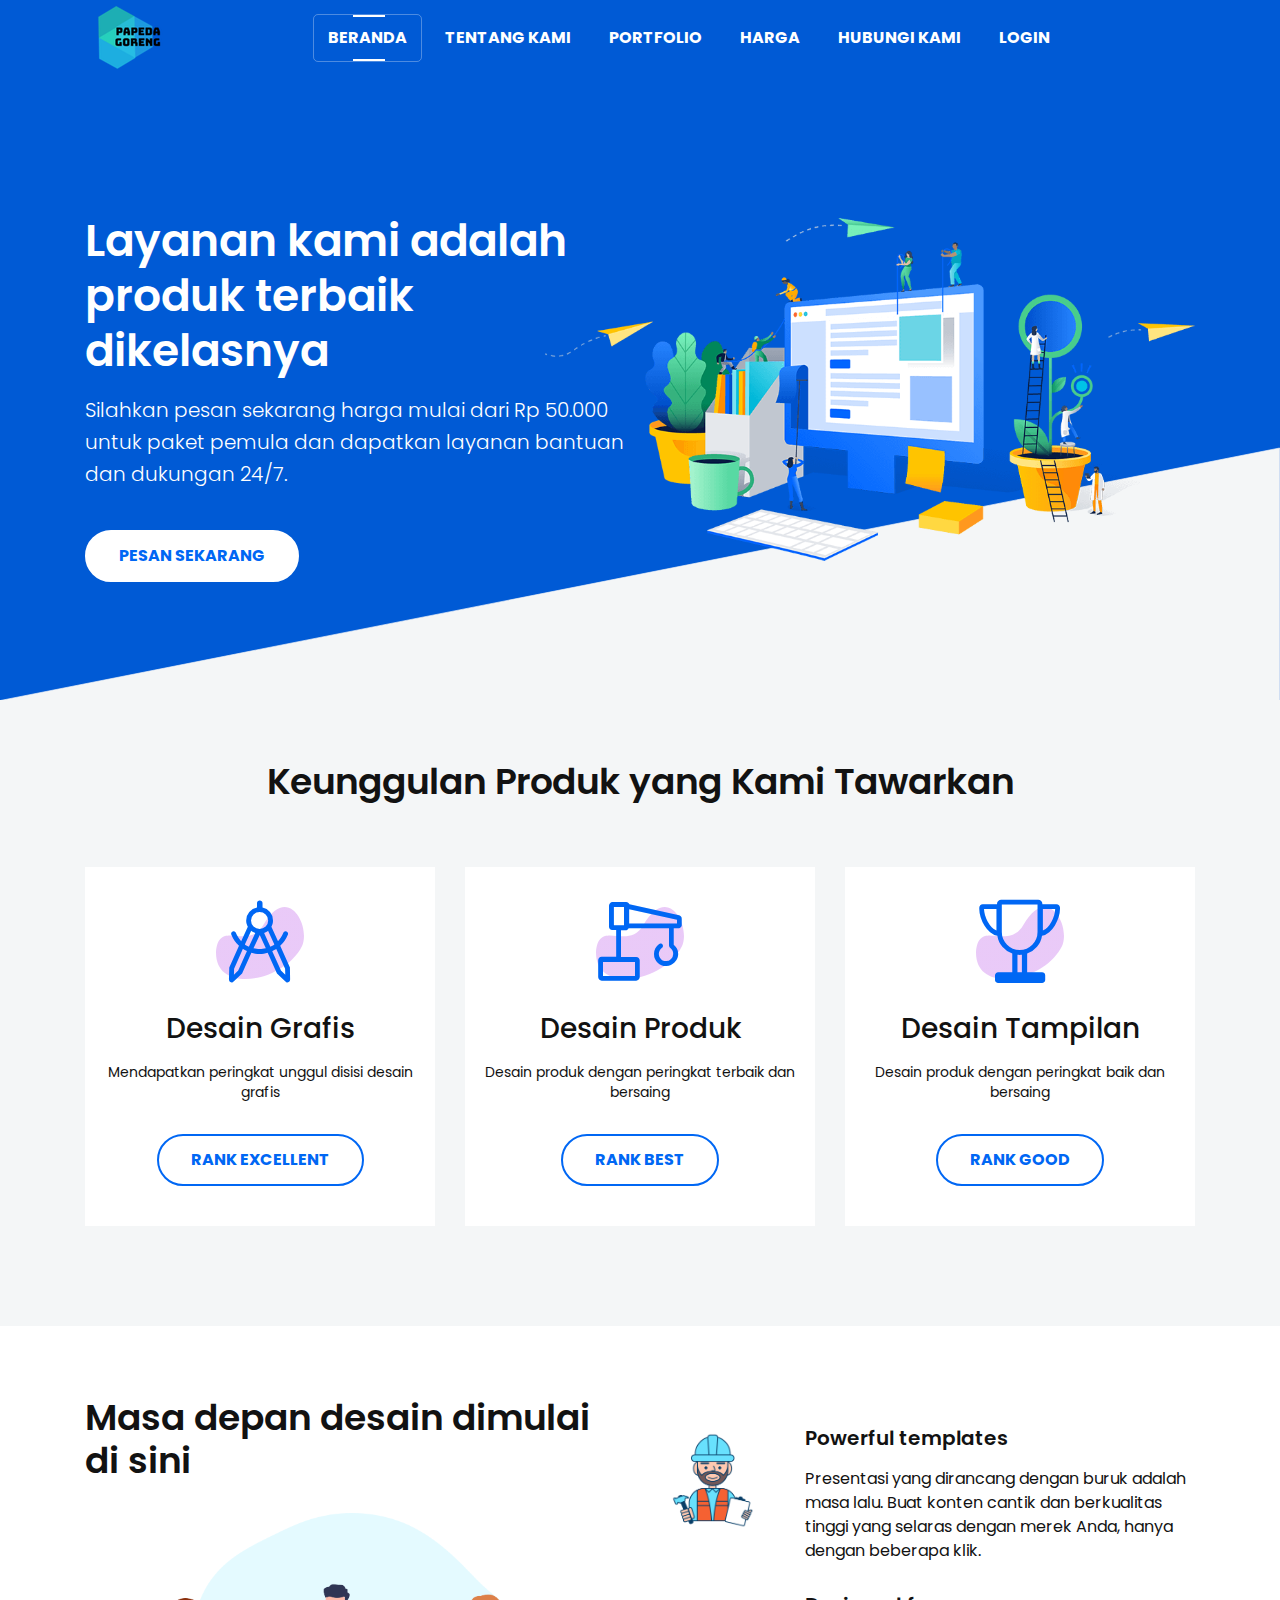
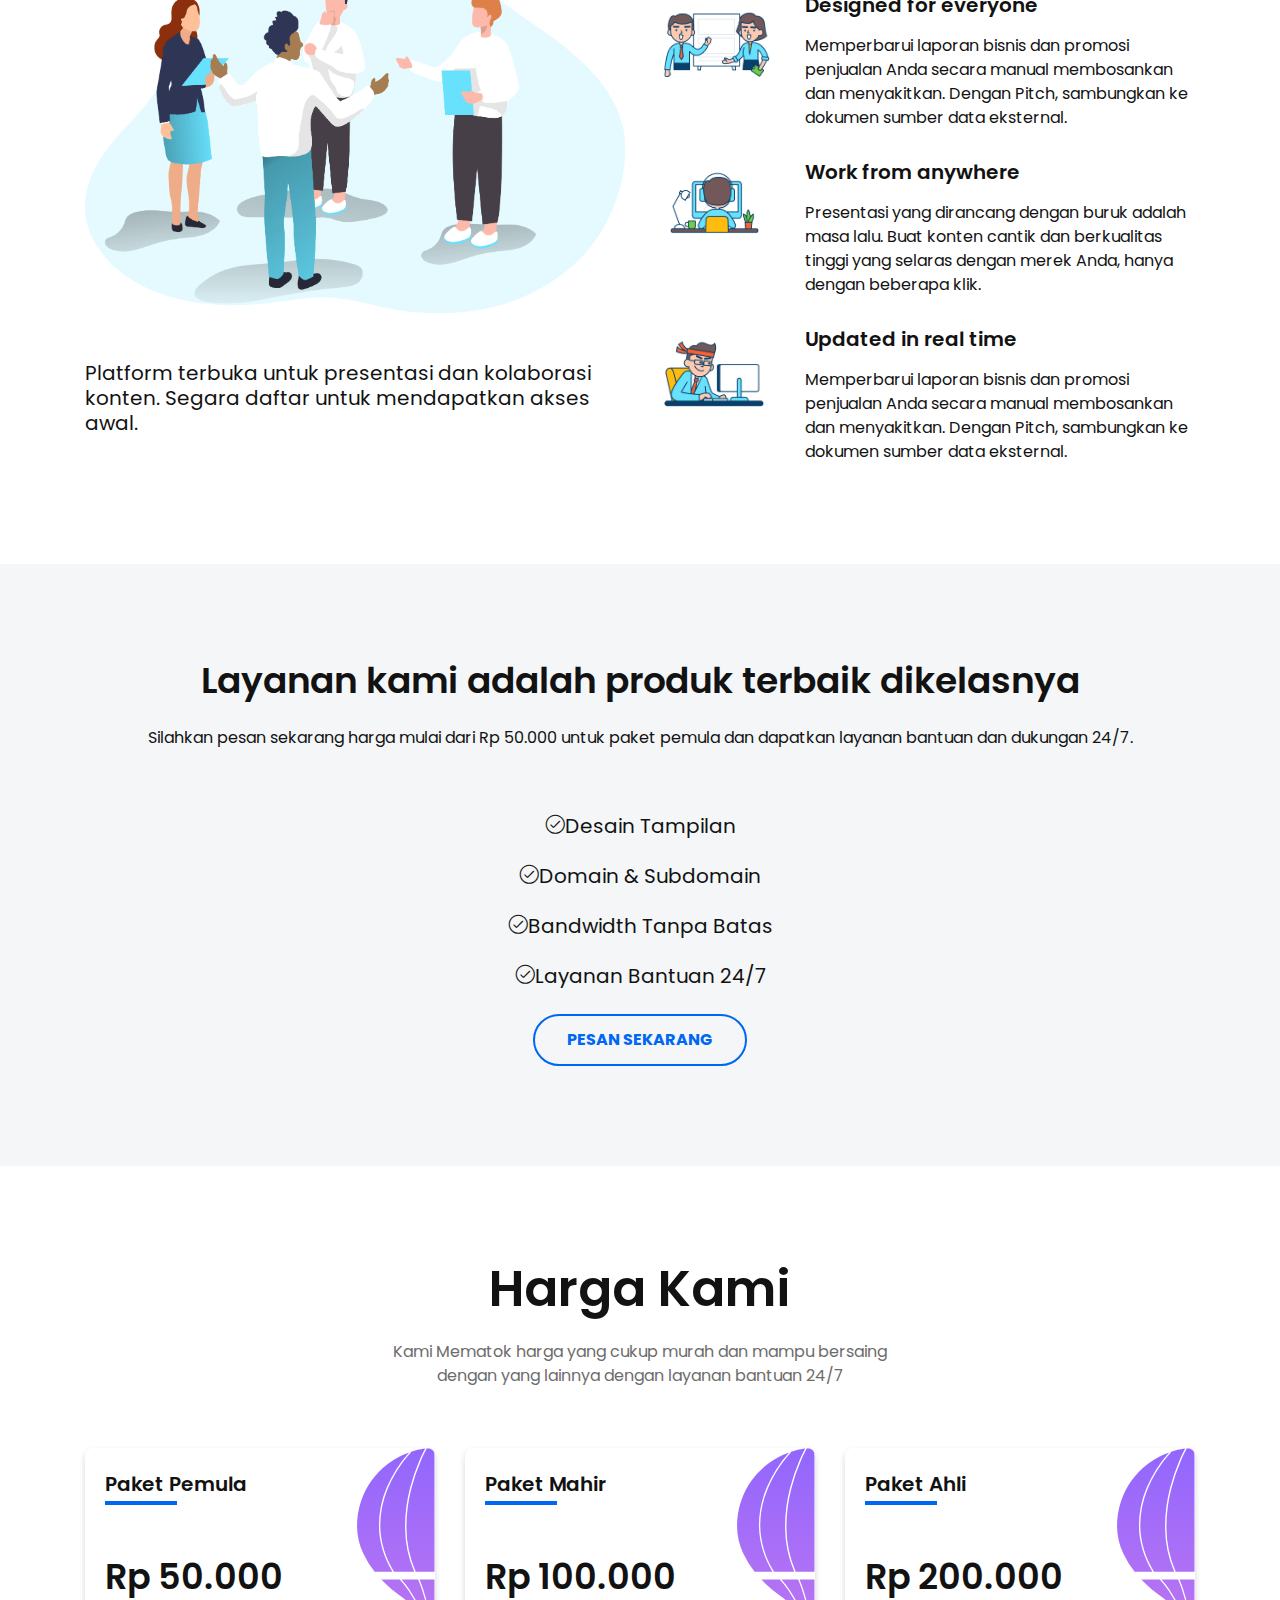
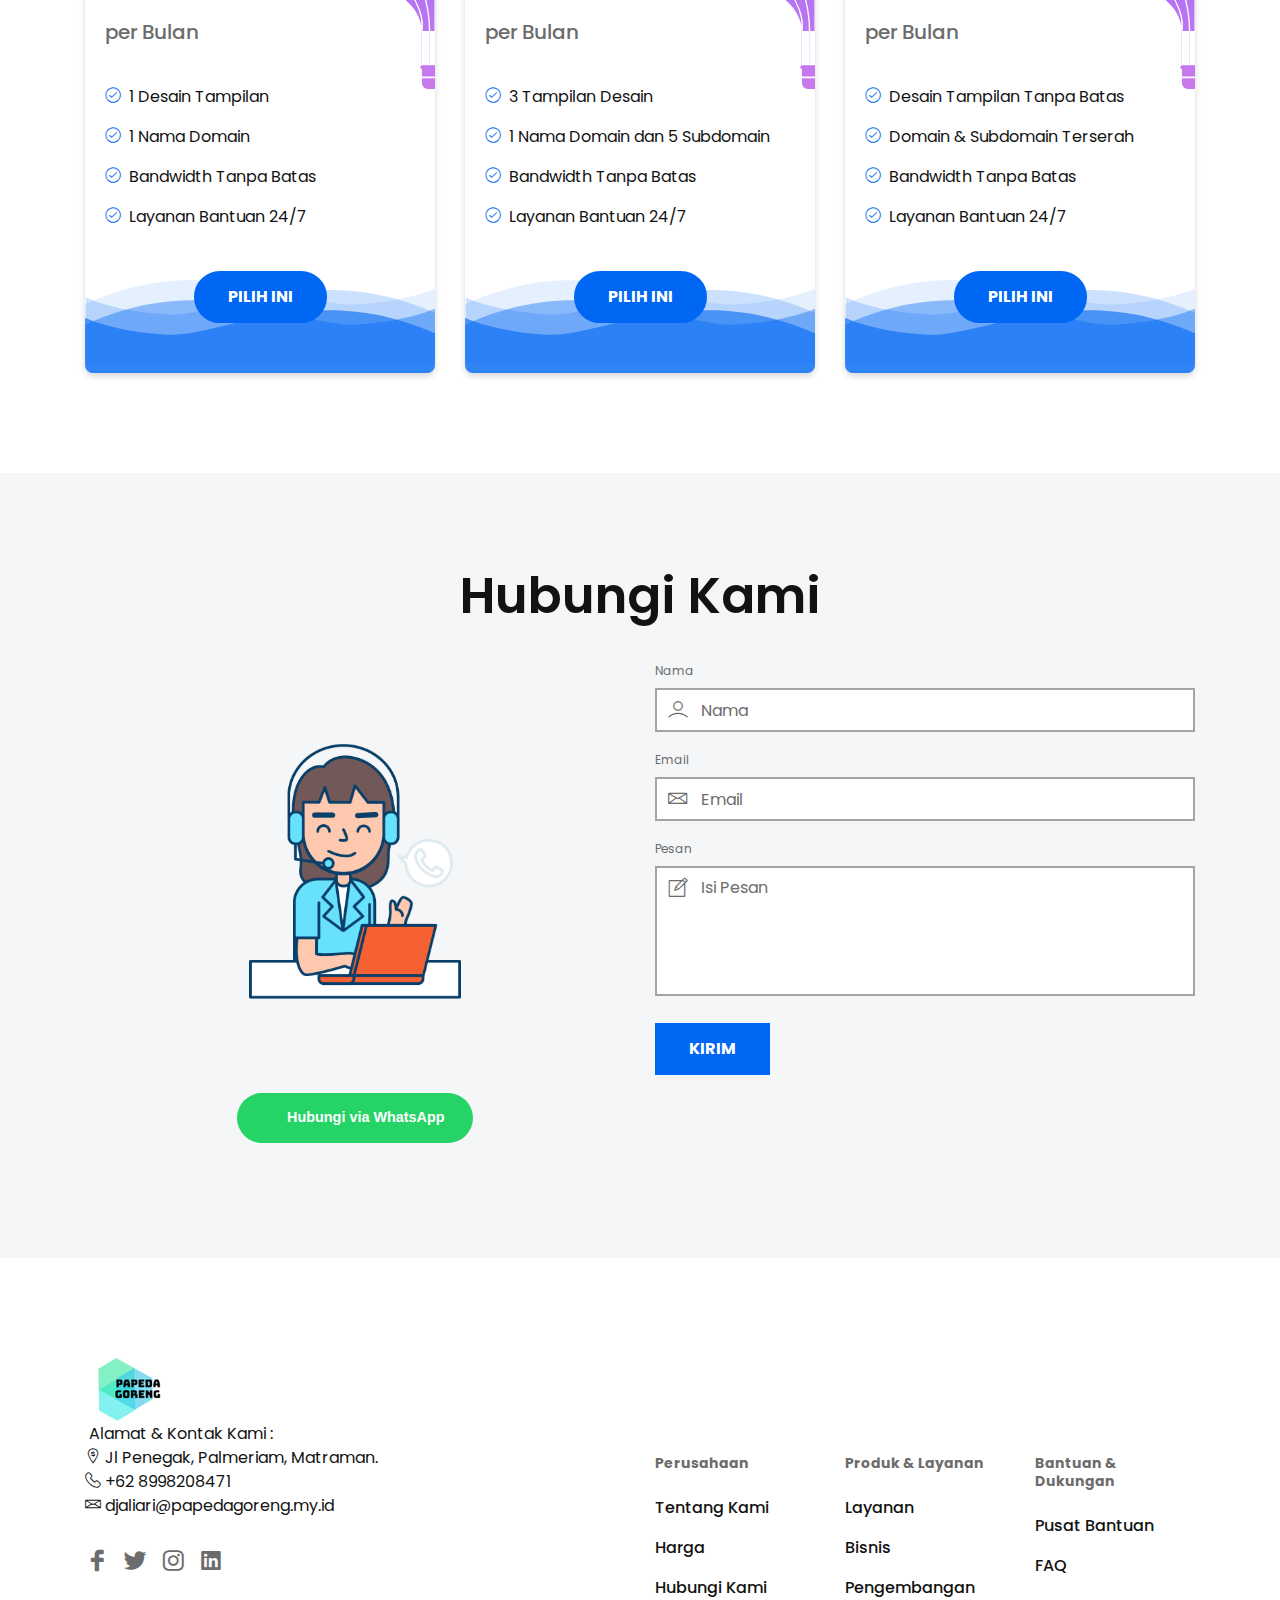
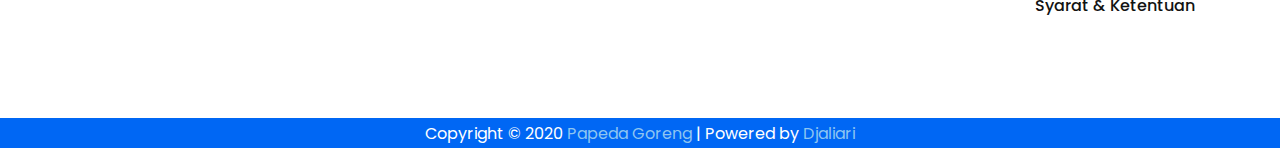
<file: index.html>
<!doctype html>
<html lang="en">

<head>
   
    <!--====== Required meta tags ======-->
    <meta charset="utf-8">
    <meta http-equiv="x-ua-compatible" content="ie=edge">
    <meta name="description" content="">
    <meta name="viewport" content="width=device-width, initial-scale=1, shrink-to-fit=no">
    
    <!--====== Title ======-->
    <title>Papeda Goreng Corp.</title>
    
    <!--====== Favicon Icon ======-->
    <link rel="shortcut icon" href="assets/images/favicon.png" type="image/png">

    <!--====== Bootstrap css ======-->
    <link rel="stylesheet" href="assets/css/bootstrap.min.css">
    
    <!--====== Slick css ======-->
    <link rel="stylesheet" href="assets/css/slick.css">
    
    <!--====== Magnific Popup css ======-->
    <link rel="stylesheet" href="assets/css/magnific-popup.css">
    
    <!--====== Line Icons css ======-->
    <link rel="stylesheet" href="assets/css/LineIcons.css">
    
    <!--====== Default css ======-->
    <link rel="stylesheet" href="assets/css/default.css">
    
    <!--====== Style css ======-->
    <link rel="stylesheet" href="assets/css/style.css">
  
   
</head>

<body>
 
    <!--====== HEADER ONE PART START ======-->

    <header class="header-area">

        <div class="navbar-area navbar-one navbar-transparent">
            <div class="container">
                <div class="row">
                    <div class="col-lg-12">
                        <nav class="navbar navbar-expand-lg">
                            <a class="navbar-brand" href="#">
                                <img src="assets/images/logo.png" alt="Logo">                                 
                            </a>

                            <button class="navbar-toggler" type="button" data-toggle="collapse" data-target="#navbarOne" aria-controls="navbarOne" aria-expanded="false" aria-label="Toggle navigation">
                                <span class="toggler-icon"></span>
                                <span class="toggler-icon"></span>
                                <span class="toggler-icon"></span>
                            </button>

                            <div class="collapse navbar-collapse sub-menu-bar" id="navbarOne">
                                <ul class="navbar-nav m-auto">
                                    <li class="nav-item active">
                                        <a class="page-scroll" href="#home">Beranda</a>
                                    </li>
                                    <li class="nav-item">
                                        <a class="page-scroll" href="#about">Tentang Kami</a>
                                    </li>
                                    <li class="nav-item">
                                        <a class="page-scroll" href="#portfolio">Portfolio</a>
                                    </li>
                                    <li class="nav-item">
                                        <a class="page-scroll" href="#pricing">Harga</a>
                                    </li>
                                    <li class="nav-item">
                                        <a class="page-scroll" href="#contact">Hubungi Kami</a>
                                    </li>
                                    
                                    <li class="nav-item">
                                        <a href="login/login.html">Login</a>
                                    </li>
                             </div>

                           
                        </nav> <!-- navbar -->
                    </div>
                </div> <!-- row -->
            </div> <!-- container -->
        </div>

        <div id="home" class="header-content-area d-flex align-items-center">
            <div class="container">
                <div class="row">
                    <div class="col-lg-12">
                        <div class="header-wrapper">
                            <div class="header-content">
                                <h3 class="header-title">Layanan kami adalah produk terbaik dikelasnya</h3>
                                <p class="text">Silahkan pesan sekarang harga mulai dari Rp 50.000 untuk paket pemula dan dapatkan layanan bantuan dan dukungan 24/7.</p>
                                <div class="header-btn rounded-buttons">
                                    <a class="main-btn rounded-one" href="#pricing" >Pesan Sekarang</a>                                   
                                </div>
                                
                            </div> <!-- header content -->

                            <div class="header-image d-none d-lg-block">
                                <div class="image">
                                    <img src="assets/images/header.png" alt="Header">
                                </div>
                            </div>

                        </div>
                    </div>
                </div> <!-- row -->
            </div> <!-- container -->
            <div class="header-shape">
                <img src="assets/images/header-shape.svg" alt="shape">
            </div> <!-- header-shape -->
        </div> <!-- header content area -->
    </header>


    <!--====== HEADER ONE PART ENDS ======-->
    
    <!--====== FEATRES PART START ======-->

    <section id="features" class="features-area pt-60 pb-100">
          <div class="container">
          <div class="text-center">
            <h2>Keunggulan Produk yang Kami Tawarkan</h2></br></div>
              <div class="row justify-content-center">            
                <div class="col-lg-4 col-md-7 col-sm-9">
                    <div class="single-features text-center mt-40">
                        <div class="features-icon">
                            <i class="lni-school-compass"></i>
                            <img class="shape" src="assets/images/f-shape-1.svg" alt="Shape">
                        </div>
                        <div class="features-content">
                            <h4 class="features-title"><a href="#">Desain Grafis</a></h4>
                            <p class="text">Mendapatkan peringkat unggul disisi desain grafis</p>
                            <div class="features-btn rounded-buttons">
                                <a class="main-btn rounded-one" href="">Rank Excellent</a>
                            </div>
                        </div>
                    </div> <!-- single features -->
                </div>
                <div class="col-lg-4 col-md-7 col-sm-9">
                    <div class="single-features text-center mt-40">
                                            <div class="features-icon">
                            <i class="lni-construction"></i>
                            <img class="shape" src="assets/images/f-shape-1.svg" alt="Shape">
                        </div>
                        <div class="features-content">
                            <h4 class="features-title"><a href="#">Desain Produk</a></h4>
                            <p class="text">Desain produk dengan peringkat terbaik dan bersaing</p>
                            <div class="features-btn rounded-buttons">
                                <a class="main-btn rounded-one" href="#">Rank Best</a>
                            </div>
                        </div>
                    </div> <!-- single features -->
                </div>
                <div class="col-lg-4 col-md-7 col-sm-9">
                    <div class="single-features text-center mt-40">
                        <div class="features-icon">
                            <i class="lni-cup"></i>
                            <img class="shape" src="assets/images/f-shape-1.svg" alt="Shape">
                        </div>
                        <div class="features-content">
                            <h4 class="features-title"><a href="#">Desain Tampilan</a></h4>
                            <p class="text">Desain produk dengan peringkat baik dan bersaing</p>
                            <div class="features-btn rounded-buttons">
                                <a class="main-btn rounded-one" href="#">Rank Good</a>
                            </div>
                        </div>
                    </div> <!-- single features -->
                </div>
            </div> <!-- row -->
        </div> <!-- container -->
    </section>

    <!--====== FEATRES PART ENDS ======-->
    
    <!--====== ABOUT THREE PART START ======-->

    <section id="about" class="about-area pt-70 pb-100">
        <div class="container">
            <div class="row">
                <div class="col-lg-6">
                <h2 class="feature-title">Masa depan desain dimulai di sini</h2>
                    <div class="about-feature mt-30">
                    
                        <div class="about-feature-image">
                            <img src="assets/images/about.png" alt="feature">
                        </div>
                        <div class="about-feature-content">
                            
                            <p class="text">Platform terbuka untuk presentasi dan kolaborasi konten. Segara daftar untuk mendapatkan akses awal.</p>
                        </div>
                    </div> <!-- about feature three -->
                </div>
                <div class="col-lg-6">
                    <div class="about-feature-items d-sm-flex mt-30">
                        <div class="feature-items-icon">
                            <img src="assets/images/feature-icon-1.png" alt="Icon">
                        </div>
                        <div class="feature-items-content media-body">
                            <h5 class="items-title">Powerful templates</h5>
                            <p class="text">Presentasi yang dirancang dengan buruk adalah masa lalu. Buat konten cantik dan berkualitas tinggi yang selaras dengan merek Anda, hanya dengan beberapa klik.</p>
                        </div>
                    </div> <!-- about feature items -->
                    <div class="about-feature-items d-sm-flex mt-30">
                        <div class="feature-items-icon">
                            <img src="assets/images/feature-icon-2.png" alt="Icon">
                        </div>
                        <div class="feature-items-content media-body">
                            <h5 class="items-title">Designed for everyone</h5>
                            <p class="text">Memperbarui laporan bisnis dan promosi penjualan Anda secara manual membosankan dan menyakitkan. Dengan Pitch, sambungkan ke dokumen sumber data eksternal.</p>
                        </div>
                    </div> <!-- about feature items -->
                    <div class="about-feature-items d-sm-flex mt-30">
                        <div class="feature-items-icon">
                            <img src="assets/images/feature-icon-3.png" alt="Icon">
                        </div>
                        <div class="feature-items-content media-body">
                            <h5 class="items-title">Work from anywhere</h5>
                            <p class="text">Presentasi yang dirancang dengan buruk adalah masa lalu. Buat konten cantik dan berkualitas tinggi yang selaras dengan merek Anda, hanya dengan beberapa klik.</p>
                        </div>
                    </div> <!-- about feature items -->
                    <div class="about-feature-items d-sm-flex mt-30">
                        <div class="feature-items-icon">
                            <img src="assets/images/feature-icon-4.png" alt="Icon">
                        </div>
                        <div class="feature-items-content media-body">
                            <h5 class="items-title">Updated in real time</h5>
                            <p class="text">Memperbarui laporan bisnis dan promosi penjualan Anda secara manual membosankan dan menyakitkan. Dengan Pitch, sambungkan ke dokumen sumber data eksternal.</p>
                        </div>
                    </div> <!-- about feature items -->
                </div>
            </div> <!-- row -->
        </div> <!-- container -->
    </section>

    <!--====== ABOUT THREE PART ENDS ======-->
    
    <!--====== PORTFOLIO PART START ======-->

    <section id="portfolio" class="portfolio-area pt-95 pb-100">
        <div class="container">
            <div class="row justify-content-center">
                            <div class="text-center">
                                <h2>Layanan kami adalah produk terbaik dikelasnya</h2></br>
                                <p>Silahkan pesan sekarang harga mulai dari Rp 50.000 untuk paket pemula dan dapatkan layanan bantuan dan dukungan 24/7.</p></br>
                        
                        
                        <div class="port-check">
                            <ul>
                                <li><i class="lni-check-mark-circle"></i>Desain Tampilan</li>
                                <li><i class="lni-check-mark-circle"></i>Domain & Subdomain</li>
                                <li><i class="lni-check-mark-circle"></i>Bandwidth Tanpa Batas</li>
                                <li><i class="lni-check-mark-circle"></i>Layanan Bantuan 24/7</li>
                            </ul>
                        </div>
                        
                                <div class="rounded-buttons">
                                    <a class="main-btn rounded-one" class="page-scroll" rel="nofollow" href="#pricing">Pesan Sekarang</a>
                                </div>
                                
                            </div> <!-- header content -->
            </div> <!-- row -->
            
        </div> <!-- container -->
    </section>

    <!--====== PORTFOLIO PART ENDS ======-->
    
    <!--====== PRICING START ======-->
    
    <section id="pricing" class="pricing-area pt-95 pb-100">
        <div class="container">
            <div class="row justify-content-center">
                <div class="col-lg-6">
                    <div class="section-title text-center pb-20">
                        <h4 class="title">Harga Kami</h4>
                        <p class="text">Kami Mematok harga yang cukup murah dan mampu bersaing dengan yang lainnya dengan layanan bantuan 24/7</p>
                    </div> <!-- section title -->
                </div>
            </div> <!-- row -->
            
            <div class="row justify-content-center">                
                <div class="col-lg-4 col-md-7 col-sm-9">
                    <div class="pricing mt-40">
                        <div class="pricing-baloon">
                            <img src="assets/images/baloon.svg" alt="baloon">
                        </div>
                        <div class="pricing-header">
                            <h5 class="sub-title">Paket Pemula</h5>
                            <span class="price">Rp 50.000</span>
                            <p class="year">per Bulan</p>
                        </div>
                        <div class="pricing-list">
                            <ul>
                                <li><i class="lni-check-mark-circle"></i>1 Desain Tampilan</li>
                                <li><i class="lni-check-mark-circle"></i>1 Nama Domain</li>
                                <li><i class="lni-check-mark-circle"></i>Bandwidth Tanpa Batas</li>
                                <li><i class="lni-check-mark-circle"></i>Layanan Bantuan 24/7</li>
                            </ul>
                        </div>
                        <div class="pricing-btn rounded-buttons text-center">
                            <a class="main-btn rounded-one" href="#">Pilih ini</a>
                        </div>
                        <div class="bottom-shape">
                            <svg data-name="Layer 1" xmlns="http://www.w3.org/2000/svg" viewBox="0 0 350 112.35"><defs><style>.color-2{fill:#0067f4;isolation:isolate;}.cls-1{opacity:0.1;}.cls-2{opacity:0.2;}.cls-3{opacity:0.4;}.cls-4{opacity:0.6;}</style></defs><title>bottom-part1</title><g><g data-name="Group 747"><path data-name="Path 294" class="cls-1 color-2" d="M0,24.21c120-55.74,214.32,2.57,267,0S349.18,7.4,349.18,7.4V82.35H0Z" transform="translate(0 0)"/><path data-name="Path 297" class="cls-2 color-2" d="M350,34.21c-120-55.74-214.32,2.57-267,0S.82,17.4.82,17.4V92.35H350Z" transform="translate(0 0)"/><path data-name="Path 296" class="cls-3 color-2" d="M0,44.21c120-55.74,214.32,2.57,267,0S349.18,27.4,349.18,27.4v74.95H0Z" transform="translate(0 0)"/><path data-name="Path 295" class="cls-4 color-2" d="M349.17,54.21c-120-55.74-214.32,2.57-267,0S0,37.4,0,37.4v74.95H349.17Z" transform="translate(0 0)"/></g></g></svg>
                        </div>
                    </div> <!-- single pricing -->
                </div>     
                         
                <div class="col-lg-4 col-md-7 col-sm-9">
                    <div class="pricing mt-40">
                        <div class="pricing-baloon">
                            <img src="assets/images/baloon.svg" alt="baloon">
                        </div>
                        <div class="pricing-header">
                            <h5 class="sub-title">Paket Mahir</h5>
                            <span class="price">Rp 100.000</span>
                            <p class="year">per Bulan</p>
                        </div>
                        <div class="pricing-list">
                            <ul>
                                <li><i class="lni-check-mark-circle"></i>3 Tampilan Desain</li>
                                <li><i class="lni-check-mark-circle"></i>1 Nama Domain dan 5 Subdomain</li>
                                <li><i class="lni-check-mark-circle"></i>Bandwidth Tanpa Batas</li>
                                <li><i class="lni-check-mark-circle"></i>Layanan Bantuan 24/7</li>
                            </ul>
                        </div>
                        <div class="pricing-btn rounded-buttons text-center">
                            <a class="main-btn rounded-one" href="#">Pilih ini</a>
                        </div>
                        <div class="bottom-shape">
                            <svg data-name="Layer 1" xmlns="http://www.w3.org/2000/svg" viewBox="0 0 350 112.35"><defs><style>.color-2{fill:#0067f4;isolation:isolate;}.cls-1{opacity:0.1;}.cls-2{opacity:0.2;}.cls-3{opacity:0.4;}.cls-4{opacity:0.6;}</style></defs><title>bottom-part1</title><g><g data-name="Group 747"><path data-name="Path 294" class="cls-1 color-2" d="M0,24.21c120-55.74,214.32,2.57,267,0S349.18,7.4,349.18,7.4V82.35H0Z" transform="translate(0 0)"/><path data-name="Path 297" class="cls-2 color-2" d="M350,34.21c-120-55.74-214.32,2.57-267,0S.82,17.4.82,17.4V92.35H350Z" transform="translate(0 0)"/><path data-name="Path 296" class="cls-3 color-2" d="M0,44.21c120-55.74,214.32,2.57,267,0S349.18,27.4,349.18,27.4v74.95H0Z" transform="translate(0 0)"/><path data-name="Path 295" class="cls-4 color-2" d="M349.17,54.21c-120-55.74-214.32,2.57-267,0S0,37.4,0,37.4v74.95H349.17Z" transform="translate(0 0)"/></g></g></svg>
                        </div>
                    </div> <!-- single pricing -->
                </div>    
                          
                <div class="col-lg-4 col-md-7 col-sm-9">
                    <div class="pricing mt-40">
                        <div class="pricing-baloon">
                            <img src="assets/images/baloon.svg" alt="baloon">
                        </div>
                        <div class="pricing-header">
                            <h5 class="sub-title">Paket Ahli</h5>
                            <span class="price">Rp 200.000</span>
                            <p class="year">per Bulan</p>
                        </div>
                        <div class="pricing-list">
                            <ul>
                                <li><i class="lni-check-mark-circle"></i>Desain Tampilan Tanpa Batas</li>
                                <li><i class="lni-check-mark-circle"></i>Domain & Subdomain Terserah</li>
                                <li><i class="lni-check-mark-circle"></i>Bandwidth Tanpa Batas</li>
                                <li><i class="lni-check-mark-circle"></i>Layanan Bantuan 24/7</li>
                            </ul>
                        </div>
                        <div class="pricing-btn rounded-buttons text-center">
                            <a class="main-btn rounded-one" href="#">Pilih ini</a>
                        </div>
                        <div class="bottom-shape">
                            <svg data-name="Layer 1" xmlns="http://www.w3.org/2000/svg" viewBox="0 0 350 112.35"><defs><style>.color-2{fill:#0067f4;isolation:isolate;}.cls-1{opacity:0.1;}.cls-2{opacity:0.2;}.cls-3{opacity:0.4;}.cls-4{opacity:0.6;}</style></defs><title>bottom-part1</title><g><g data-name="Group 747"><path data-name="Path 294" class="cls-1 color-2" d="M0,24.21c120-55.74,214.32,2.57,267,0S349.18,7.4,349.18,7.4V82.35H0Z" transform="translate(0 0)"/><path data-name="Path 297" class="cls-2 color-2" d="M350,34.21c-120-55.74-214.32,2.57-267,0S.82,17.4.82,17.4V92.35H350Z" transform="translate(0 0)"/><path data-name="Path 296" class="cls-3 color-2" d="M0,44.21c120-55.74,214.32,2.57,267,0S349.18,27.4,349.18,27.4v74.95H0Z" transform="translate(0 0)"/><path data-name="Path 295" class="cls-4 color-2" d="M349.17,54.21c-120-55.74-214.32,2.57-267,0S0,37.4,0,37.4v74.95H349.17Z" transform="translate(0 0)"/></g></g></svg>
                        </div>
                    </div> <!-- single pricing -->
                </div>
            </div> <!-- row -->
        </div> <!-- container -->
    </section>

    <!--====== PRICING ENDS ======-->
   
    
    <!--====== CONTACT PART START ======-->

    <section id="contact" class="contact-area pt-95 pb-100">
        <div class="container">
            <div class="row justify-content-center">
                <div class="col-lg-6">
                    <div class="section-title text-center pb-20">
                        <h4 class="title">Hubungi Kami</h4>
                       
                    </div> <!-- section title -->
                </div>
            </div> <!-- row -->
            <div class="row">
                <div class="col-lg-6">
                    <div class="contact mt-30">
                    
                    
                    <div class="contact-feature-image">
                            <img src="assets/images/contact.png" alt="feature">
                    </div>
                                       
                      <a href="https://wa.me/+628998208471?text=Apa%20yang%20bisa%20saya%20bantu" style="display: table; font-family: sans-serif; text-decoration: none; margin: 1em auto; color: #fff; font-size: 0.9em; padding: 1em 2em 1em 3.5em; border-radius: 2em; font-weight: bold; background: #25d366 url('https://tochat.be/click-to-chat-directory/css/whatsapp.svg') no-repeat 1.5em center; background-size: 1.6em;">Hubungi via WhatsApp</a>
                                              
                    </div> <!-- contact -->
                </div>
                <div class="col-lg-6">
                    <div class="contact-form form-style-one mt-15">
                        <form id="contact-form" action="assets/contact.php" method="post">
                            <div class="form-input mt-15">
                                <label>Nama</label>
                                <div class="input-items default">
                                    <input name="name" type="text" placeholder="Nama">
                                    <i class="lni-user"></i>
                                </div>
                            </div> <!-- form input -->
                            <div class="form-input mt-15">
                                <label>Email</label>
                                <div class="input-items default">
                                    <input name="email" type="text" placeholder="Email">
                                    <i class="lni-envelope"></i>
                                </div>
                            </div> <!-- form input -->
                            <div class="form-input mt-15">
                                <label>Pesan</label>
                                <div class="input-items default">
                                    <textarea name="message" placeholder="Isi Pesan"></textarea>
                                    <i class="lni-pencil-alt"></i>
                                </div>
                            </div> <!-- form input -->
                            <p class="form-message"></p>
                            <div class="form-input standard-buttons mt-20">
                                <button class="main-btn standard-two" type="submit">Kirim</button>
                            </div> <!-- form input -->
                        </form>
                    </div> <!-- contact form -->
                </div>
            </div> <!-- row -->
        </div> <!-- container -->
    </section>

    <!--====== CONTACT PART ENDS ======-->
    
    <!--====== FOOTER PART START ======-->

    <footer id="footer" class="footer-area">
        <div class="footer-widget pt-70 pb-100">
            <div class="container">
                <div class="row">
                    <div class="col-lg-12">
                        <div class="footer-logo-support d-md-flex align-items-end justify-content-between">
                            <div class="footer-logo d-flex align-items-end pt-30">
                                <a href="index.html"><img src="assets/images/footer-logo.png" alt="Logo"></a>
                            </div> <!-- footer logo -->
                        </div> <!-- footer logo support -->
                    </div>
                </div> <!-- row -->
                <div class="row">
                    <div class="col-xl-6 col-lg-4 col-sm-12">
                                                  
                        <ul class="contact-info">
                        	<li><i class=""></i> Alamat & Kontak Kami :</li>
                            <li><i class="lni-money-location"></i> Jl Penegak, Palmeriam, Matraman.</li>
                            <li><i class="lni-phone-handset"></i> +62 8998208471</li>
                            <li><i class="lni-envelope"></i> djaliari@papedagoreng.my.id</li>
                        </ul>
                         
                      
                        <ul class="social">
                            <li><a href="https://facebook.com/ari.djalisevenfold"><i class="lni-facebook-filled"></i></a></li>
                            <li><a href="https://twitter.com/djaliari09"><i class="lni-twitter-original"></i></a></li>
                            <li><a href="https://instagram.com/djaliari"><i class="lni-instagram-original"></i></a></li>
                            <li><a href="https://linkedin.com/in/ariwirawan-djali"><i class="lni-linkedin-original"></i></a></li>
                        </ul>
                    </div>
                    <div class="col-xl-2 col-lg-2 col-sm-4">
                        <div class="footer-link">
                            <h6 class="footer-title">Perusahaan</h6>
                            <ul>
                                <li><a class="page-scroll" href="#about">Tentang Kami</a></li>
                                <li><a class="page-scroll" href="#pricing">Harga</a></li>
                                <li><a class="page-scroll" href="#contact">Hubungi Kami</a></li>
                            </ul>
                        </div> <!-- footer link -->
                    </div>
                    <div class="col-xl-2 col-lg-3 col-sm-4">
                        <div class="footer-link">
                            <h6 class="footer-title">Produk & Layanan</h6>
                            <ul>
                                <li><a class="page-scroll" href="#pricing">Layanan</a></li>
                                <li><a href="#">Bisnis</a></li>
                                <li><a href="#">Pengembangan</a></li>
                            </ul>
                        </div> <!-- footer link -->
                    </div>
                    <div class="col-xl-2 col-lg-3 col-sm-4">
                        <div class="footer-link">
                            <h6 class="footer-title">Bantuan & Dukungan</h6>
                            <ul>
                            	<li><a class="page-scroll" href="#contact">Pusat Bantuan</a></li>
                                <li><a href="#">FAQ</a></li>
                                <li><a href="syarat.html">Syarat & Ketentuan</a></li>
                            </ul>
                        </div> <!-- footer link -->
                    </div>
                </div> <!-- row -->
            </div> <!-- container -->
        </div> <!-- footer widget -->
        
        <div class="footer-copyright">
            <div class="container">
                <div class="row">
                    <div class="col-lg-12">
                        <div class="copyright text-center">
                            <p class="text">Copyright © 2020 <a rel="nofollow" href="http://papedagoreng.my.id">Papeda Goreng</a> | Powered by <a el="nofollow" href="http://papedagoreng.my.id">Djaliari</a></p>
                        </div> <!-- copyright -->
                    </div>
                </div> <!-- row -->
            </div> <!-- container -->
        </div> <!-- footer copyright -->
    </footer>

    <!--====== FOOTER PART ENDS ======-->
    
    <!--====== BACK TOP TOP PART START ======-->

    <a href="#" class="back-to-top"><i class="lni-chevron-up"></i></a>

    <!--====== BACK TOP TOP PART ENDS ======-->   
    
    
    

    <!--====== jquery js ======-->
    <script src="assets/js/vendor/modernizr-3.6.0.min.js"></script>
    <script src="assets/js/vendor/jquery-1.12.4.min.js"></script>

    <!--====== Bootstrap js ======-->
    <script src="assets/js/bootstrap.min.js"></script>
    <script src="assets/js/popper.min.js"></script>


    <!--====== Images Loaded js ======-->
    <script src="assets/js/imagesloaded.pkgd.min.js"></script>
    
    <!--====== Scrolling Nav js ======-->
    <script src="assets/js/jquery.easing.min.js"></script>
    <script src="assets/js/scrolling-nav.js"></script>
    
    
    <!--====== Slick js ======-->
    <script src="assets/js/slick.min.js"></script>
    
    
    <!--====== Main js ======-->
    <script src="assets/js/main.js"></script>

</body>

</html>
</file>
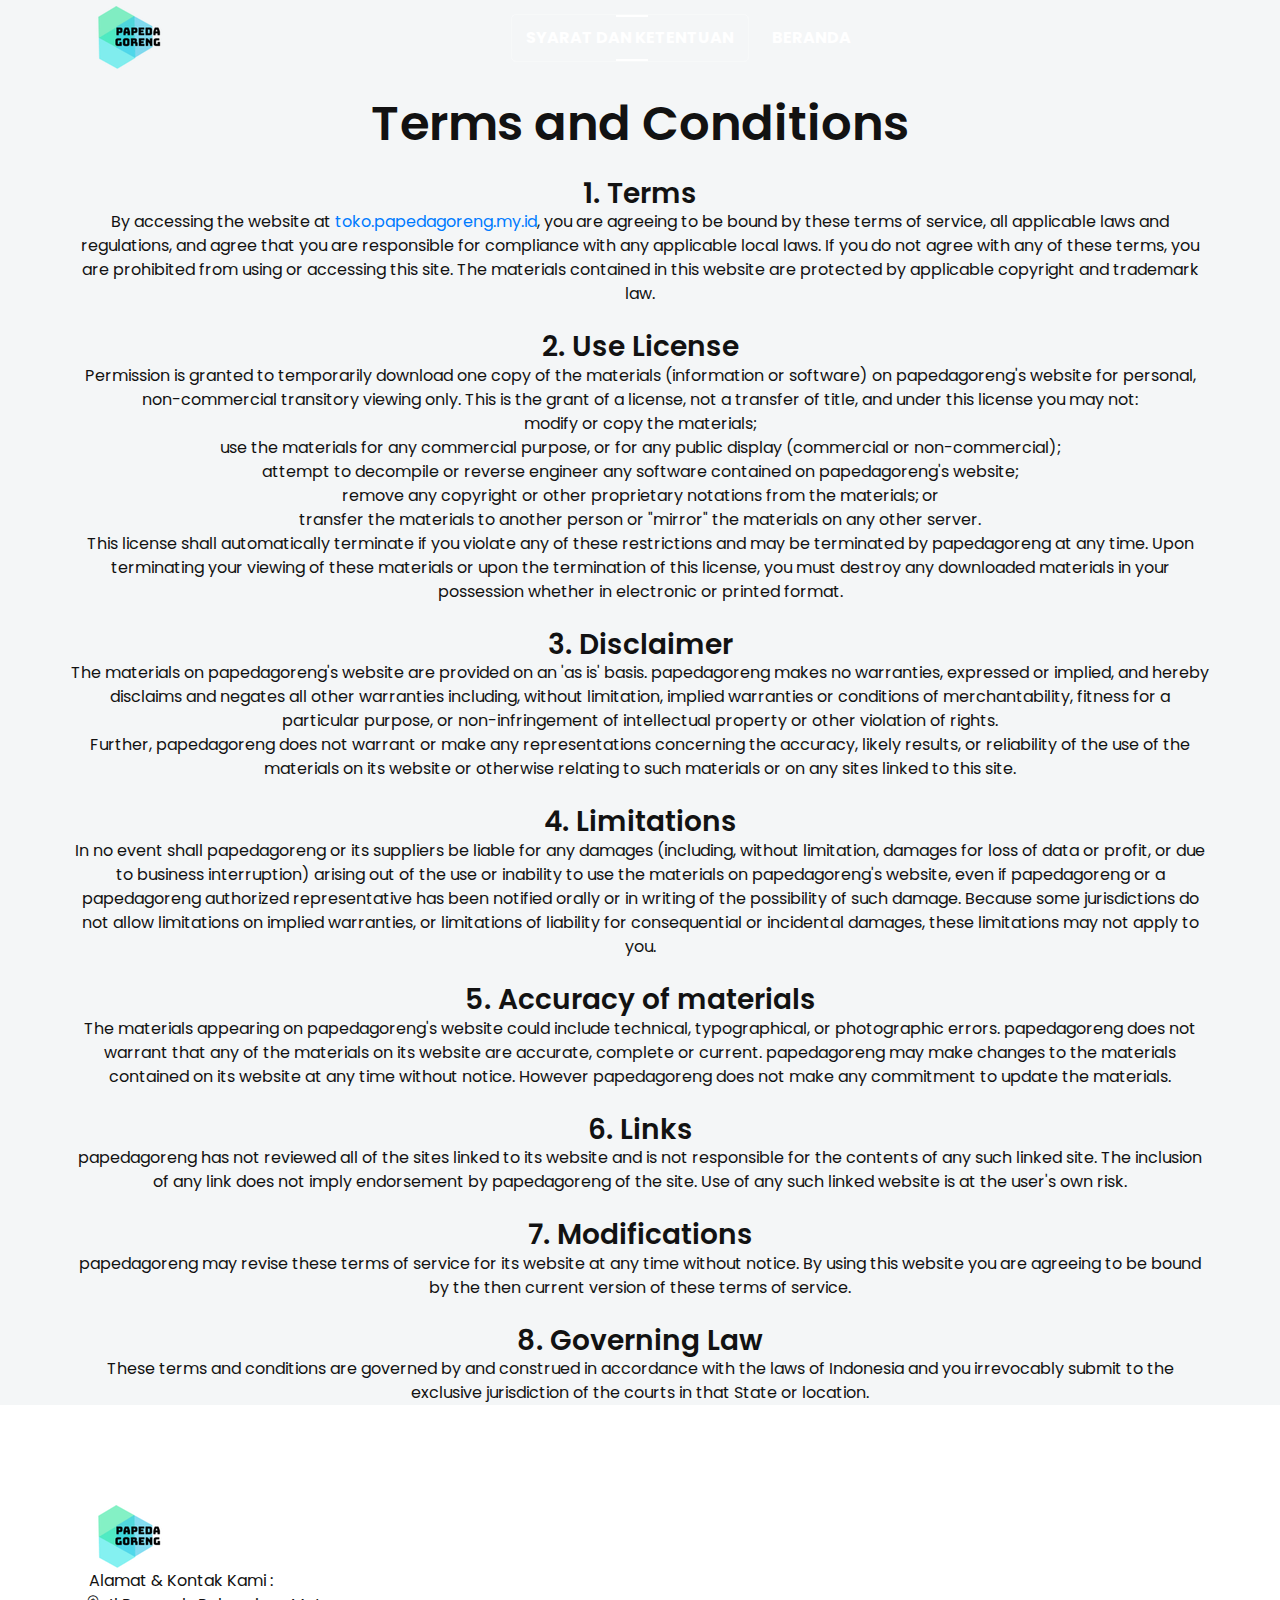
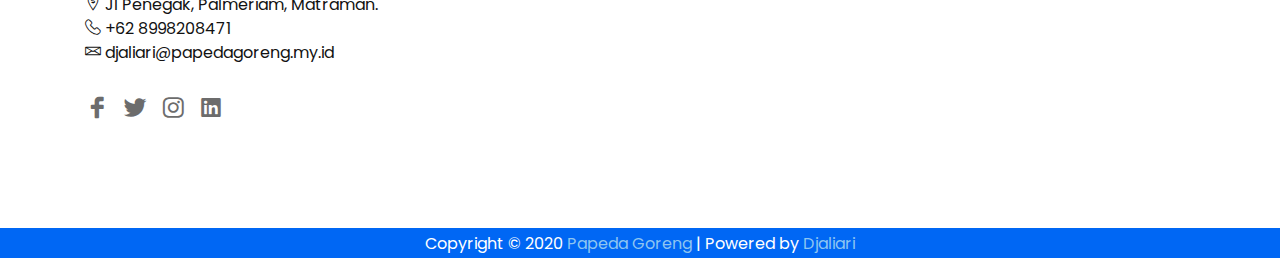
<file: syarat.html>
<!doctype html>
<html lang="en">

<head>
   
    <!--====== Required meta tags ======-->
    <meta charset="utf-8">
    <meta http-equiv="x-ua-compatible" content="ie=edge">
    <meta name="description" content="">
    <meta name="viewport" content="width=device-width, initial-scale=1, shrink-to-fit=no">
    
    <!--====== Title ======-->
    <title>Papeda Goreng Corp.</title>
    
    <!--====== Favicon Icon ======-->
    <link rel="shortcut icon" href="assets/images/favicon.png" type="image/png">

    <!--====== Bootstrap css ======-->
    <link rel="stylesheet" href="assets/css/bootstrap.min.css">
    
    <!--====== Slick css ======-->
    <link rel="stylesheet" href="assets/css/slick.css">
    
    <!--====== Magnific Popup css ======-->
    <link rel="stylesheet" href="assets/css/magnific-popup.css">
    
    <!--====== Line Icons css ======-->
    <link rel="stylesheet" href="assets/css/LineIcons.css">
    
    <!--====== Default css ======-->
    <link rel="stylesheet" href="assets/css/default.css">
    
    <!--====== Style css ======-->
    <link rel="stylesheet" href="assets/css/style.css">
  
   
</head>

<body>
 
    <!--====== HEADER ONE PART START ======-->

    <header class="header-area">

        <div class="navbar-area navbar-one navbar-transparent">
            <div class="container">
                <div class="row">
                    <div class="col-lg-12">
                        <nav class="navbar navbar-expand-lg">
                            <a class="navbar-brand" href="#">
                                <img src="assets/images/logo.png" alt="Logo">                                 
                            </a>

                            <button class="navbar-toggler" type="button" data-toggle="collapse" data-target="#navbarOne" aria-controls="navbarOne" aria-expanded="false" aria-label="Toggle navigation">
                                <span class="toggler-icon"></span>
                                <span class="toggler-icon"></span>
                                <span class="toggler-icon"></span>
                            </button>

                            <div class="collapse navbar-collapse sub-menu-bar" id="navbarOne">
                                <ul class="navbar-nav m-auto">
                                    <li class="nav-item active">
                                        <a class="page-scroll" href="syarat.html">Syarat dan Ketentuan</a>
                                    </li>
                                    <li class="nav-item">
                                        <a href="index.html">Beranda</a>
                                    </li>
                                   
                             </div>

                           
                        </nav> <!-- navbar -->
                    </div>
                </div> <!-- row -->
            </div> <!-- container -->
        </div>
    </header>
    
    <!--====== TERMS PART START ======-->

    <section id="portfolio" class="portfolio-area pt-95 pb-101">
        <div class="container">
            <div class="row justify-content-center">
                            <div class="text-center">
                                <h1>Terms and Conditions</h1><br>
                                    <h3>1. Terms</h3>
                                        <p>By accessing the website at <a href="https://toko.papedagoreng.my.id/">toko.papedagoreng.my.id</a>, you are agreeing to be bound by these terms of service, all applicable laws and regulations, and agree that you are responsible for compliance with any applicable local laws. If you do not agree with any of these terms, you are prohibited from using or accessing this site. The materials contained in this website are protected by applicable copyright and trademark law.</p>
                                   
                                        <br><h3>2. Use License</h3>
                                        <ol type="a">
                                        <li>Permission is granted to temporarily download one copy of the materials (information or software) on papedagoreng's website for personal, non-commercial transitory viewing only. This is the grant of a license, not a transfer of title, and under this license you may not:
                                        <ol type="i">
                                            <li>modify or copy the materials;</li>
                                            <li>use the materials for any commercial purpose, or for any public display (commercial or non-commercial);</li>
                                            <li>attempt to decompile or reverse engineer any software contained on papedagoreng's website;</li>
                                            <li>remove any copyright or other proprietary notations from the materials; or</li>
                                            <li>transfer the materials to another person or "mirror" the materials on any other server.</li>
                                        </ol>
                                        </li>
                                            <li>This license shall automatically terminate if you violate any of these restrictions and may be terminated by papedagoreng at any time. Upon terminating your viewing of these materials or upon the termination of this license, you must destroy any downloaded materials in your possession whether in electronic or printed format.</li>
                                            </ol>
                                    
                                    <br><h3>3. Disclaimer</h3>
                                        <ol type="a">
                                        <li>The materials on papedagoreng's website are provided on an 'as is' basis. papedagoreng makes no warranties, expressed or implied, and hereby disclaims and negates all other warranties including, without limitation, implied warranties or conditions of merchantability, fitness for a particular purpose, or non-infringement of intellectual property or other violation of rights.</li>
                                        <li>Further, papedagoreng does not warrant or make any representations concerning the accuracy, likely results, or reliability of the use of the materials on its website or otherwise relating to such materials or on any sites linked to this site.</li>
                                        </ol>
                                        
                                    <br><h3>4. Limitations</h3>
                                        <p>In no event shall papedagoreng or its suppliers be liable for any damages (including, without limitation, damages for loss of data or profit, or due to business interruption) arising out of the use or inability to use the materials on papedagoreng's website, even if papedagoreng or a papedagoreng authorized representative has been notified orally or in writing of the possibility of such damage. Because some jurisdictions do not allow limitations on implied warranties, or limitations of liability for consequential or incidental damages, these limitations may not apply to you.</p>
                                    
                                    <br><h3>5. Accuracy of materials</h3>
                                        <p>The materials appearing on papedagoreng's website could include technical, typographical, or photographic errors. papedagoreng does not warrant that any of the materials on its website are accurate, complete or current. papedagoreng may make changes to the materials contained on its website at any time without notice. However papedagoreng does not make any commitment to update the materials.</p>

                                    <br><h3>6. Links</h3>
                                        <p>papedagoreng has not reviewed all of the sites linked to its website and is not responsible for the contents of any such linked site. The inclusion of any link does not imply endorsement by papedagoreng of the site. Use of any such linked website is at the user's own risk.</p>

                                    <br><h3>7. Modifications</h3>
                                        <p>papedagoreng may revise these terms of service for its website at any time without notice. By using this website you are agreeing to be bound by the then current version of these terms of service.</p>

                                    <br><h3>8. Governing Law</h3>
                                        <p>These terms and conditions are governed by and construed in accordance with the laws of Indonesia and you irrevocably submit to the exclusive jurisdiction of the courts in that State or location.</p>                       
                            </div>
                        </div>
                    </div>
    </section>
                     

    <!--====== TERMS PART ENDS ======-->
     
    
       
    <!--====== FOOTER PART START ======-->

    <footer id="footer" class="footer-area">
        <div class="footer-widget pt-70 pb-100">
            <div class="container">
                <div class="row">
                    <div class="col-lg-12">
                        <div class="footer-logo-support d-md-flex align-items-end justify-content-between">
                            <div class="footer-logo d-flex align-items-end pt-30">
                                <a href="index.html"><img src="assets/images/footer-logo.png" alt="Logo"></a>
                            </div> <!-- footer logo -->
                        </div> <!-- footer logo support -->
                    </div>
                </div> <!-- row -->
                <div class="row">
                    <div class="col-xl-6 col-lg-4 col-sm-12">
                                                  
                        <ul class="contact-info">
                        	<li><i class=""></i> Alamat & Kontak Kami :</li>
                            <li><i class="lni-money-location"></i> Jl Penegak, Palmeriam, Matraman.</li>
                            <li><i class="lni-phone-handset"></i> +62 8998208471</li>
                            <li><i class="lni-envelope"></i> djaliari@papedagoreng.my.id</li>
                        </ul>
                         
                      
                        <ul class="social">
                            <li><a href="https://facebook.com/ari.djalisevenfold"><i class="lni-facebook-filled"></i></a></li>
                            <li><a href="https://twitter.com/djaliari09"><i class="lni-twitter-original"></i></a></li>
                            <li><a href="https://instagram.com/djaliari"><i class="lni-instagram-original"></i></a></li>
                            <li><a href="https://linkedin.com/in/ariwirawan-djali"><i class="lni-linkedin-original"></i></a></li>
                        </ul>
                    </div>
                   
                   
                  
                </div> <!-- row -->
            </div> <!-- container -->
        </div> <!-- footer widget -->
        
        <div class="footer-copyright">
            <div class="container">
                <div class="row">
                    <div class="col-lg-12">
                        <div class="copyright text-center">
                            <p class="text">Copyright © 2020 <a rel="nofollow" href="http://papedagoreng.my.id">Papeda Goreng</a> | Powered by <a el="nofollow" href="http://papedagoreng.my.id">Djaliari</a></p>
                        </div> <!-- copyright -->
                    </div>
                </div> <!-- row -->
            </div> <!-- container -->
        </div> <!-- footer copyright -->
    </footer>

    <!--====== FOOTER PART ENDS ======-->
    
    <!--====== BACK TOP TOP PART START ======-->

    <a href="syarat.html" class="back-to-top"><i class="lni-chevron-up"></i></a>

    <!--====== BACK TOP TOP PART ENDS ======-->   
    
    
    

    <!--====== jquery js ======-->
    <script src="assets/js/vendor/modernizr-3.6.0.min.js"></script>
    <script src="assets/js/vendor/jquery-1.12.4.min.js"></script>

    <!--====== Bootstrap js ======-->
    <script src="assets/js/bootstrap.min.js"></script>
    <script src="assets/js/popper.min.js"></script>


    <!--====== Images Loaded js ======-->
    <script src="assets/js/imagesloaded.pkgd.min.js"></script>
    
    <!--====== Scrolling Nav js ======-->
    <script src="assets/js/jquery.easing.min.js"></script>
    <script src="assets/js/scrolling-nav.js"></script>
    
    
    <!--====== Slick js ======-->
    <script src="assets/js/slick.min.js"></script>
    
    
    <!--====== Main js ======-->
    <script src="assets/js/main.js"></script>

</body>

</html>
</file>
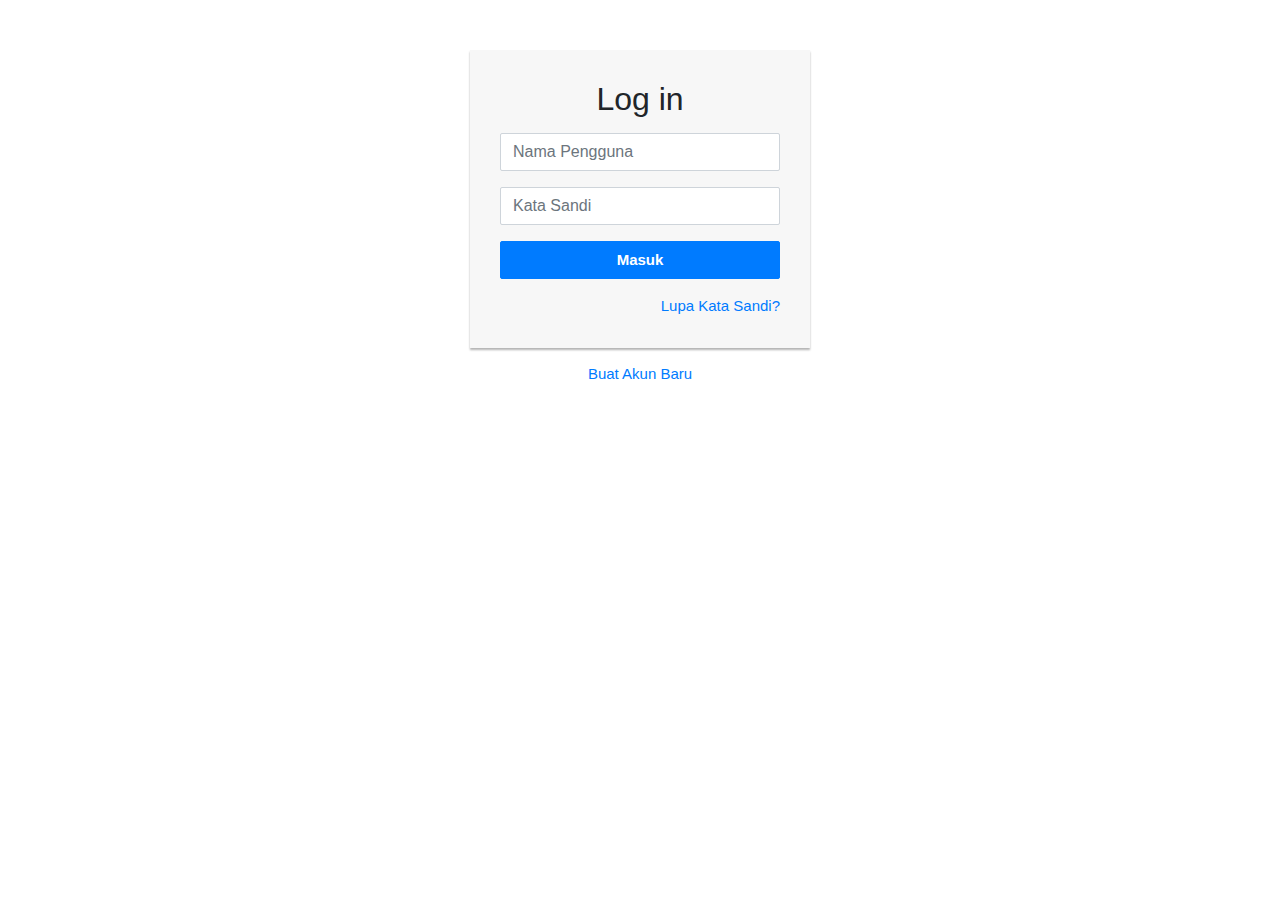
<file: login/login.html>
<!DOCTYPE html>
<html lang="en">
<head>
<meta charset="utf-8">
<meta name="viewport" content="width=device-width, initial-scale=1, shrink-to-fit=no">
<title>Halaman Login</title>
<link rel="stylesheet" href="https://stackpath.bootstrapcdn.com/bootstrap/4.5.0/css/bootstrap.min.css">
<link rel="stylesheet" href="https://maxcdn.bootstrapcdn.com/font-awesome/4.7.0/css/font-awesome.min.css">
<script src="https://code.jquery.com/jquery-3.5.1.min.js"></script>
<script src="https://cdn.jsdelivr.net/npm/popper.js@1.16.0/dist/umd/popper.min.js"></script>
<script src="https://stackpath.bootstrapcdn.com/bootstrap/4.5.0/js/bootstrap.min.js"></script>
<style>
.login-form {
    width: 340px;
    margin: 50px auto;
  	font-size: 15px;
}
.login-form form {
    margin-bottom: 15px;
    background: #f7f7f7;
    box-shadow: 0px 2px 2px rgba(0, 0, 0, 0.3);
    padding: 30px;
}
.login-form h2 {
    margin: 0 0 15px;
}
.form-control, .btn {
    min-height: 38px;
    border-radius: 2px;
}
.btn {        
    font-size: 15px;
    font-weight: bold;
}
</style>
</head>
<body>
<div class="login-form">
    <form action="/examples/actions/confirmation.php" method="post">
        <h2 class="text-center">Log in</h2>       
        <div class="form-group">
            <input type="text" class="form-control" placeholder="Nama Pengguna" required="required">
        </div>
        <div class="form-group">
            <input type="password" class="form-control" placeholder="Kata Sandi" required="required">
        </div>
        <div class="form-group">
            <button type="submit" class="btn btn-primary btn-block">Masuk</button>
        </div>
        <div class="clearfix">           
            <a href="#" class="float-right">Lupa Kata Sandi?</a>
        </div>        
    </form>
    <p class="text-center"> <a href="register.html">Buat Akun Baru</a></p>
</div>
</body>
</html>
</file>
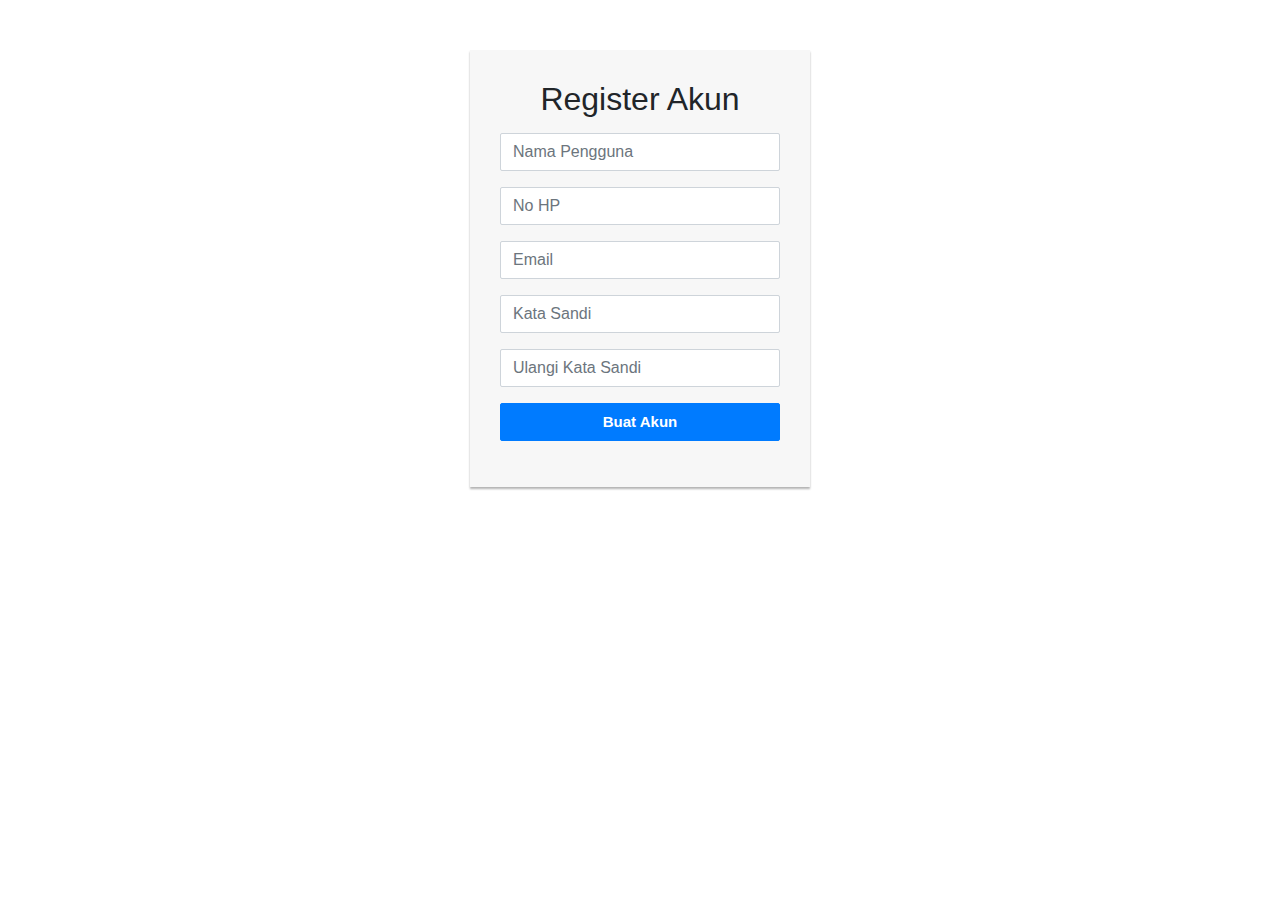
<file: login/register.html>
<!DOCTYPE html>
<html lang="en">
<head>
<meta charset="utf-8">
<meta name="viewport" content="width=device-width, initial-scale=1, shrink-to-fit=no">
<title>Halaman Register</title>
<link rel="stylesheet" href="https://stackpath.bootstrapcdn.com/bootstrap/4.5.0/css/bootstrap.min.css">
<link rel="stylesheet" href="https://maxcdn.bootstrapcdn.com/font-awesome/4.7.0/css/font-awesome.min.css">
<script src="https://code.jquery.com/jquery-3.5.1.min.js"></script>
<script src="https://cdn.jsdelivr.net/npm/popper.js@1.16.0/dist/umd/popper.min.js"></script>
<script src="https://stackpath.bootstrapcdn.com/bootstrap/4.5.0/js/bootstrap.min.js"></script>
<style>
.register-form {
    width: 340px;
    margin: 50px auto;
  	font-size: 15px;
}
.register-form form {
    margin-bottom: 15px;
    background: #f7f7f7;
    box-shadow: 0px 2px 2px rgba(0, 0, 0, 0.3);
    padding: 30px;
}
.register-form h2 {
    margin: 0 0 15px;
}
.form-control, .btn {
    min-height: 38px;
    border-radius: 2px;
}
.btn {        
    font-size: 15px;
    font-weight: bold;
}
</style>
</head>
<body>
<div class="register-form">
    <form action="/examples/actions/confirmation.php" method="post">
        <h2 class="text-center">Register Akun</h2>       
        <div class="form-group">
            <input type="text" class="form-control" placeholder="Nama Pengguna" required="required">
        </div>
        <div class="form-group">
            <input type="text" class="form-control" placeholder="No HP" required="required">
        </div>
        <div class="form-group">
            <input type="text" class="form-control" placeholder="Email" required="required">
        </div>
        <div class="form-group">
            <input type="password" class="form-control" placeholder="Kata Sandi" required="required">
        </div>
         <div class="form-group">
            <input type="password" class="form-control" placeholder="Ulangi Kata Sandi" required="required">
        </div>
        <div class="form-group">
            <button type="submit" class="btn btn-primary btn-block">Buat Akun</button>
        </div>        
    </div>
</body>
</html>
</file>
<file: assets/css/default.css>
/* Deafult Margin & Padding */
/*-- Margin Top --*/
.mt-5 {
	margin-top: 5px;
}
.mt-10 {
	margin-top: 10px;
}
.mt-15 {
	margin-top: 15px;
}
.mt-20 {
	margin-top: 20px;
}
.mt-25 {
	margin-top: 25px;
}
.mt-30 {
	margin-top: 30px;
}
.mt-35 {
	margin-top: 35px;
}
.mt-40 {
	margin-top: 40px;
}
.mt-45 {
	margin-top: 45px;
}
.mt-50 {
	margin-top: 50px;
}
.mt-55 {
	margin-top: 55px;
}
.mt-60 {
	margin-top: 60px;
}
.mt-65 {
	margin-top: 65px;
}
.mt-70 {
	margin-top: 70px;
}
.mt-75 {
	margin-top: 75px;
}
.mt-80 {
	margin-top: 80px;
}
.mt-85 {
	margin-top: 85px;
}
.mt-90 {
	margin-top: 90px;
}
.mt-95 {
	margin-top: 95px;
}
.mt-100 {
	margin-top: 100px;
}
.mt-105 {
	margin-top: 105px;
}
.mt-110 {
	margin-top: 110px;
}
.mt-115 {
	margin-top: 115px;
}
.mt-120 {
	margin-top: 120px;
}
.mt-125 {
	margin-top: 125px;
}
.mt-130 {
	margin-top: 130px;
}
.mt-135 {
	margin-top: 135px;
}
.mt-140 {
	margin-top: 140px;
}
.mt-145 {
	margin-top: 145px;
}
.mt-150 {
	margin-top: 150px;
}
.mt-155 {
	margin-top: 155px;
}
.mt-160 {
	margin-top: 160px;
}
.mt-165 {
	margin-top: 165px;
}
.mt-170 {
	margin-top: 170px;
}
.mt-175 {
	margin-top: 175px;
}
.mt-180 {
	margin-top: 180px;
}
.mt-185 {
	margin-top: 185px;
}
.mt-190 {
	margin-top: 190px;
}
.mt-195 {
	margin-top: 195px;
}
.mt-200 {
	margin-top: 200px;
}
/*-- Margin Bottom --*/

.mb-5 {
	margin-bottom: 5px;
}
.mb-10 {
	margin-bottom: 10px;
}
.mb-15 {
	margin-bottom: 15px;
}
.mb-20 {
	margin-bottom: 20px;
}
.mb-25 {
	margin-bottom: 25px;
}
.mb-30 {
	margin-bottom: 30px;
}
.mb-35 {
	margin-bottom: 35px;
}
.mb-40 {
	margin-bottom: 40px;
}
.mb-45 {
	margin-bottom: 45px;
}
.mb-50 {
	margin-bottom: 50px;
}
.mb-55 {
	margin-bottom: 55px;
}
.mb-60 {
	margin-bottom: 60px;
}
.mb-65 {
	margin-bottom: 65px;
}
.mb-70 {
	margin-bottom: 70px;
}
.mb-75 {
	margin-bottom: 75px;
}
.mb-80 {
	margin-bottom: 80px;
}
.mb-85 {
	margin-bottom: 85px;
}
.mb-90 {
	margin-bottom: 90px;
}
.mb-95 {
	margin-bottom: 95px;
}
.mb-100 {
	margin-bottom: 100px;
}
.mb-105 {
	margin-bottom: 105px;
}
.mb-110 {
	margin-bottom: 110px;
}
.mb-115 {
	margin-bottom: 115px;
}
.mb-120 {
	margin-bottom: 120px;
}
.mb-125 {
	margin-bottom: 125px;
}
.mb-130 {
	margin-bottom: 130px;
}
.mb-135 {
	margin-bottom: 135px;
}
.mb-140 {
	margin-bottom: 140px;
}
.mb-145 {
	margin-bottom: 145px;
}
.mb-150 {
	margin-bottom: 150px;
}
.mb-155 {
	margin-bottom: 155px;
}
.mb-160 {
	margin-bottom: 160px;
}
.mb-165 {
	margin-bottom: 165px;
}
.mb-170 {
	margin-bottom: 170px;
}
.mb-175 {
	margin-bottom: 175px;
}
.mb-180 {
	margin-bottom: 180px;
}
.mb-185 {
	margin-bottom: 185px;
}
.mb-190 {
	margin-bottom: 190px;
}
.mb-195 {
	margin-bottom: 195px;
}
.mb-200 {
	margin-bottom: 200px;
}
/*-- margin left --*/
.ml-5 {
	margin-left: 5px;
}
.ml-10 {
	margin-left: 10px;
}
.ml-15 {
	margin-left: 15px;
}
.ml-20 {
	margin-left: 20px;
}
.ml-25 {
	margin-left: 25px;
}
.ml-30 {
	margin-left: 30px;
}
.ml-35 {
	margin-left: 35px;
}
.ml-40 {
	margin-left: 40px;
}
.ml-45 {
	margin-left: 45px;
}
.ml-50 {
	margin-left: 50px;
}
.ml-55 {
	margin-left: 55px;
}
.ml-60 {
	margin-left: 60px;
}
.ml-65 {
	margin-left: 65px;
}
.ml-70 {
	margin-left: 70px;
}
.ml-75 {
	margin-left: 75px;
}
.ml-80 {
	margin-left: 80px;
}
.ml-85 {
	margin-left: 85px;
}
.ml-90 {
	margin-left: 90px;
}
.ml-95 {
	margin-left: 95px;
}
.ml-100 {
	margin-left: 100px;
}
.ml-105 {
	margin-left: 105px;
}
.ml-110 {
	margin-left: 110px;
}
.ml-115 {
	margin-left: 115px;
}
.ml-120 {
	margin-left: 120px;
}
.ml-125 {
	margin-left: 125px;
}
.ml-130 {
	margin-left: 130px;
}
.ml-135 {
	margin-left: 135px;
}
.ml-140 {
	margin-left: 140px;
}
.ml-145 {
	margin-left: 145px;
}
.ml-150 {
	margin-left: 150px;
}
.ml-155 {
	margin-left: 155px;
}
.ml-160 {
	margin-left: 160px;
}
.ml-165 {
	margin-left: 165px;
}
.ml-170 {
	margin-left: 170px;
}
.ml-175 {
	margin-left: 175px;
}
.ml-180 {
	margin-left: 180px;
}
.ml-185 {
	margin-left: 185px;
}
.ml-190 {
	margin-left: 190px;
}
.ml-195 {
	margin-left: 195px;
}
.ml-200 {
	margin-left: 200px;
}
/*-- margin right --*/
.mr-5 {
	margin-right: 5px;
}
.mr-10 {
	margin-right: 10px;
}
.mr-15 {
	margin-right: 15px;
}
.mr-20 {
	margin-right: 20px;
}
.mr-25 {
	margin-right: 25px;
}
.mr-30 {
	margin-right: 30px;
}
.mr-35 {
	margin-right: 35px;
}
.mr-40 {
	margin-right: 40px;
}
.mr-45 {
	margin-right: 45px;
}
.mr-50 {
	margin-right: 50px;
}
.mr-55 {
	margin-right: 55px;
}
.mr-60 {
	margin-right: 60px;
}
.mr-65 {
	margin-right: 65px;
}
.mr-70 {
	margin-right: 70px;
}
.mr-75 {
	margin-right: 75px;
}
.mr-80 {
	margin-right: 80px;
}
.mr-85 {
	margin-right: 85px;
}
.mr-90 {
	margin-right: 90px;
}
.mr-95 {
	margin-right: 95px;
}
.mr-100 {
	margin-right: 100px;
}
.mr-105 {
	margin-right: 105px;
}
.mr-110 {
	margin-right: 110px;
}
.mr-115 {
	margin-right: 115px;
}
.mr-120 {
	margin-right: 120px;
}
.mr-125 {
	margin-right: 125px;
}
.mr-130 {
	margin-right: 130px;
}
.mr-135 {
	margin-right: 135px;
}
.mr-140 {
	margin-right: 140px;
}
.mr-145 {
	margin-right: 145px;
}
.mr-150 {
	margin-right: 150px;
}
.mr-155 {
	margin-right: 155px;
}
.mr-160 {
	margin-right: 160px;
}
.mr-165 {
	margin-right: 165px;
}
.mr-170 {
	margin-right: 170px;
}
.mr-175 {
	margin-right: 175px;
}
.mr-180 {
	margin-right: 180px;
}
.mr-185 {
	margin-right: 185px;
}
.mr-190 {
	margin-right: 190px;
}
.mr-195 {
	margin-right: 195px;
}
.mr-200 {
	margin-right: 200px;
}


/*-- Padding Top --*/

.pt-5 {
	padding-top: 5px;
}
.pt-10 {
	padding-top: 10px;
}
.pt-15 {
	padding-top: 15px;
}
.pt-20 {
	padding-top: 20px;
}
.pt-25 {
	padding-top: 25px;
}
.pt-30 {
	padding-top: 30px;
}
.pt-35 {
	padding-top: 35px;
}
.pt-40 {
	padding-top: 40px;
}
.pt-45 {
	padding-top: 45px;
}
.pt-50 {
	padding-top: 50px;
}
.pt-55 {
	padding-top: 55px;
}
.pt-60 {
	padding-top: 60px;
}
.pt-65 {
	padding-top: 65px;
}
.pt-70 {
	padding-top: 70px;
}
.pt-75 {
	padding-top: 75px;
}
.pt-80 {
	padding-top: 80px;
}
.pt-85 {
	padding-top: 85px;
}
.pt-90 {
	padding-top: 90px;
}
.pt-95 {
	padding-top: 95px;
}
.pt-100 {
	padding-top: 100px;
}
.pt-105 {
	padding-top: 105px;
}
.pt-110 {
	padding-top: 110px;
}
.pt-115 {
	padding-top: 115px;
}
.pt-120 {
	padding-top: 120px;
}
.pt-125 {
	padding-top: 125px;
}
.pt-130 {
	padding-top: 130px;
}
.pt-135 {
	padding-top: 135px;
}
.pt-140 {
	padding-top: 140px;
}
.pt-145 {
	padding-top: 145px;
}
.pt-150 {
	padding-top: 150px;
}
.pt-155 {
	padding-top: 155px;
}
.pt-160 {
	padding-top: 160px;
}
.pt-165 {
	padding-top: 165px;
}
.pt-170 {
	padding-top: 170px;
}
.pt-175 {
	padding-top: 175px;
}
.pt-180 {
	padding-top: 180px;
}
.pt-185 {
	padding-top: 185px;
}
.pt-190 {
	padding-top: 190px;
}
.pt-195 {
	padding-top: 195px;
}
.pt-200 {
	padding-top: 200px;
}
/*-- Padding Bottom --*/

.pb-5 {
	padding-bottom: 5px;
}
.pb-10 {
	padding-bottom: 10px;
}
.pb-15 {
	padding-bottom: 15px;
}
.pb-20 {
	padding-bottom: 20px;
}
.pb-25 {
	padding-bottom: 25px;
}
.pb-30 {
	padding-bottom: 30px;
}
.pb-35 {
	padding-bottom: 35px;
}
.pb-40 {
	padding-bottom: 40px;
}
.pb-45 {
	padding-bottom: 45px;
}
.pb-50 {
	padding-bottom: 50px;
}
.pb-55 {
	padding-bottom: 55px;
}
.pb-60 {
	padding-bottom: 60px;
}
.pb-65 {
	padding-bottom: 65px;
}
.pb-70 {
	padding-bottom: 70px;
}
.pb-75 {
	padding-bottom: 75px;
}
.pb-80 {
	padding-bottom: 80px;
}
.pb-85 {
	padding-bottom: 85px;
}
.pb-90 {
	padding-bottom: 90px;
}
.pb-95 {
	padding-bottom: 95px;
}
.pb-100 {
	padding-bottom: 100px;
}
.pb-105 {
	padding-bottom: 105px;
}
.pb-110 {
	padding-bottom: 110px;
}
.pb-115 {
	padding-bottom: 115px;
}
.pb-120 {
	padding-bottom: 120px;
}
.pb-125 {
	padding-bottom: 125px;
}
.pb-130 {
	padding-bottom: 130px;
}
.pb-135 {
	padding-bottom: 135px;
}
.pb-140 {
	padding-bottom: 140px;
}
.pb-145 {
	padding-bottom: 145px;
}
.pb-150 {
	padding-bottom: 150px;
}
.pb-155 {
	padding-bottom: 155px;
}
.pb-160 {
	padding-bottom: 160px;
}
.pb-165 {
	padding-bottom: 165px;
}
.pb-170 {
	padding-bottom: 170px;
}
.pb-175 {
	padding-bottom: 175px;
}
.pb-180 {
	padding-bottom: 180px;
}
.pb-185 {
	padding-bottom: 185px;
}
.pb-190 {
	padding-bottom: 190px;
}
.pb-195 {
	padding-bottom: 195px;
}
.pb-200 {
	padding-bottom: 200px;
}

/*-- Padding left --*/

.pl-0 {
	padding-left: 0px;
}
.pl-5 {
	padding-left: 5px;
}
.pl-10 {
	padding-left: 10px;
}
.pl-15 {
	padding-left: 15px;
}
.pl-20 {
	padding-left: 20px;
}
.pl-25 {
	padding-left: 25px;
}
.pl-30 {
	padding-left: 30px;
}
.pl-35 {
	padding-left: 35px;
}
.pl-40 {
	padding-left: 40px;
}
.pl-45 {
	padding-left: 45px;
}
.pl-50 {
	padding-left: 50px;
}
.pl-55 {
	padding-left: 55px;
}
.pl-60 {
	padding-left: 60px;
}
.pl-65 {
	padding-left: 65px;
}
.pl-70 {
	padding-left: 70px;
}
.pl-75 {
	padding-left: 75px;
}
.pl-80 {
	padding-left: 80px;
}
.pl-85 {
	padding-left: 85px;
}
.pl-90 {
	padding-left: 90px;
}
.pl-100 {
	padding-left: 100px;
}
.pl-105 {
	padding-left: 105px;
}
.pl-110 {
	padding-left: 110px;
}
.pl-115 {
	padding-left: 115px;
}
.pl-120 {
	padding-left: 120px;
}
.pl-125 {
	padding-left: 125px;
}
/*-- Padding right --*/

.pr-0 {
	padding-right: 0px;
}
.pr-5 {
	padding-right: 5px;
}
.pr-10 {
	padding-right: 10px;
}
.pr-15 {
	padding-right: 15px;
}
.pr-20 {
	padding-right: 20px;
}
.pr-25 {
	padding-right: 25px;
}
.pr-30 {
	padding-right: 30px;
}
.pr-35 {
	padding-right: 35px;
}
.pr-40 {
	padding-right: 40px;
}
.pr-45 {
	padding-right: 45px;
}
.pr-50 {
	padding-right: 50px;
}
.pr-55 {
	padding-right: 55px;
}
.pr-60 {
	padding-right: 60px;
}
.pr-65 {
	padding-right: 65px;
}
.pr-70 {
	padding-right: 70px;
}
.pr-75 {
	padding-right: 75px;
}
.pr-80 {
	padding-right: 80px;
}
.pr-85 {
	padding-right: 85px;
}
.pr-90 {
	padding-right: 90px;
}
.pr-95 {
	padding-right: 95px;
}
.pr-100 {
	padding-right: 100px;
}
.pr-105 {
	padding-right: 105px;
}
/* Background Color */

.gray-bg {
	background: #f6f6f6;
}
.white-bg {
	background: #fff;
}
.black-bg {
	background: #222;
}
/* Color */

.white {
	color: #fff;
}
.black {
	color: #222;
}
/* black overlay */

[data-overlay] {
	position: relative;
}
[data-overlay]::before {
	background: #000 none repeat scroll 0 0;
	content: "";
	height: 100%;
	left: 0;
	position: absolute;
	top: 0;
	width: 100%;
	z-index: 1;
}
[data-overlay="3"]::before {
	opacity: 0.3;
}
[data-overlay="4"]::before {
	opacity: 0.4;
}
[data-overlay="5"]::before {
	opacity: 0.5;
}
[data-overlay="6"]::before {
	opacity: 0.6;
}
[data-overlay="7"]::before {
	opacity: 0.7;
}
[data-overlay="8"]::before {
	opacity: 0.8;
}
[data-overlay="9"]::before {
	opacity: 0.9;
}
</file>
<file: assets/css/style.css>
/*-----------------------------------------------------------------------------------

    Template Name: Agency - One Page Bootstrap Template
    Template URI: Agency
    Description: https://uideck.com/products/agency
    Author: Uideck
    Author URI: https://uideck.com/
    Support: https://uideck.com/support/
    Version: 1.0

-----------------------------------------------------------------------------------

    CSS INDEX
    ===================

    1.COMMON
    2.BUTTON
    3.FORM ELEMENTS
    4.HEADER
    5.FEATURES
    6.ABOUT
    7.PORTFOLIO
    8.PRICING
    9.TESTIMONIAL
    10.BLOG
    11.CONTACT
    12.FOOTER

-----------------------------------------------------------------------------------*/
/*===========================
    1.COMMON css 
===========================*/
@import url("https://fonts.googleapis.com/css?family=Poppins:300,400,500,600,700,800");
body {
  font-family: "Poppins", sans-serif;
  font-weight: normal;
  font-style: normal;
  color: #121212; }

* {
  margin: 0;
  padding: 0;
  -webkit-box-sizing: border-box;
  -moz-box-sizing: border-box;
  box-sizing: border-box; }

img {
  max-width: 100%; }

a:focus,
input:focus,
textarea:focus,
button:focus {
  text-decoration: none;
  outline: none; }

a:focus,
a:hover {
  text-decoration: none; }

i,
span,
a {
  display: inline-block; }

h1,
h2,
h3,
h4,
h5,
h6 {
  font-family: "Poppins", sans-serif;
  font-weight: 600;
  color: #121212;
  margin: 0px; }

h1 {
  font-size: 48px; }

h2 {
  font-size: 36px; }

h3 {
  font-size: 28px; }

h4 {
  font-size: 22px; }

h5 {
  font-size: 18px; }

h6 {
  font-size: 16px; }

ul, ol {
  margin: 0px;
  padding: 0px;
  list-style-type: none; }

p {
  font-size: 16px;
  font-weight: 400;
  line-height: 24px;
  color: #121212;
  margin: 0px; }

.bg_cover {
  background-position: center center;
  background-size: cover;
  background-repeat: no-repeat;
  width: 100%;
  height: 100%; }

/*===== All Section Title ======*/
.section-title .title {
  font-size: 50px;
  font-weight: 600;
  line-height: 55px;
  color: #121212; }
  @media (max-width: 767px) {
    .section-title .title {
      font-size: 30px;
      line-height: 40px; } }
.section-title .text {
  font-size: 16px;
  line-height: 24px;
  color: #6c6c6c;
  margin-top: 24px; }

/*===========================
    2.BUTTON css 
===========================*/
.buttons-title .title {
  font-size: 36px;
  line-height: 45px;
  color: #6c6c6c; }
  @media (max-width: 767px) {
    .buttons-title .title {
      font-size: 24px;
      line-height: 35; } }

.main-btn {
  display: inline-block;
  font-weight: 700;
  text-align: center;
  white-space: nowrap;
  vertical-align: middle;
  -webkit-user-select: none;
  -moz-user-select: none;
  -ms-user-select: none;
  user-select: none;
  border: 2px solid transparent;
  padding: 0 32px;
  font-size: 16px;
  line-height: 48px;
  color: #0067f4;
  cursor: pointer;
  z-index: 5;
  -webkit-transition: all 0.4s ease-out 0s;
  -moz-transition: all 0.4s ease-out 0s;
  -ms-transition: all 0.4s ease-out 0s;
  -o-transition: all 0.4s ease-out 0s;
  transition: all 0.4s ease-out 0s;
  position: relative;
  text-transform: uppercase; }
  @media (max-width: 767px) {
    .main-btn {
      font-size: 14px;
      padding: 0 20px;
      line-height: 40px; } }

/*===== standard Buttons =====*/
.standard-buttons ul li {
  display: inline-block;
  margin-left: 18px;
  margin-top: 20px; }
  @media (max-width: 767px) {
    .standard-buttons ul li {
      margin-left: 0; } }
  .standard-buttons ul li:first-child {
    margin-left: 0; }
.standard-buttons .standard-one {
  border-color: #0067f4; }
  .standard-buttons .standard-one:hover {
    color: #fff;
    background-color: #0067f4; }
.standard-buttons .standard-two {
  color: #fff;
  background-color: #0067f4;
  border-color: #0067f4; }
  .standard-buttons .standard-two:hover {
    color: #0067f4;
    background-color: transparent; }
.standard-buttons .standard-three {
  overflow: hidden;
  line-height: 50px;
  color: #fff;
  background: -webkit-linear-gradient(left, #0067f4 0%, #2bdbdc 100%);
  background: -o-linear-gradient(left, #0067f4 0%, #2bdbdc 100%);
  background: linear-gradient(to right, #0067f4 0%, #2bdbdc 100%);
  border: 0;
  line-height: 52px; }
  .standard-buttons .standard-three:hover {
    background: -webkit-linear-gradient(right, #0067f4 0%, #2bdbdc 100%);
    background: -o-linear-gradient(right, #0067f4 0%, #2bdbdc 100%);
    background: linear-gradient(to left, #0067f4 0%, #2bdbdc 100%); }
.standard-buttons .standard-four {
  border-color: #0067f4;
  padding-left: 60px; }
  @media (max-width: 767px) {
    .standard-buttons .standard-four {
      padding-left: 40px; } }
  .standard-buttons .standard-four span {
    position: absolute;
    top: 50%;
    -webkit-transform: translateY(-50%);
    -moz-transform: translateY(-50%);
    -ms-transform: translateY(-50%);
    -o-transform: translateY(-50%);
    transform: translateY(-50%);
    overflow: hidden;
    left: 30px;
    line-height: normal; }
    @media (max-width: 767px) {
      .standard-buttons .standard-four span {
        left: 15px; } }
  .standard-buttons .standard-four:hover {
    color: #fff;
    background-color: #0067f4; }
    .standard-buttons .standard-four:hover i {
      animation: iconTranslateY 0.5s forwards; }
.standard-buttons .standard-five {
  color: #fff;
  background-color: #0067f4;
  border-color: #0067f4;
  padding-left: 60px; }
  @media (max-width: 767px) {
    .standard-buttons .standard-five {
      padding-left: 40px; } }
  .standard-buttons .standard-five span {
    position: absolute;
    top: 50%;
    -webkit-transform: translateY(-50%);
    -moz-transform: translateY(-50%);
    -ms-transform: translateY(-50%);
    -o-transform: translateY(-50%);
    transform: translateY(-50%);
    overflow: hidden;
    left: 30px;
    line-height: normal; }
    @media (max-width: 767px) {
      .standard-buttons .standard-five span {
        left: 15px; } }
  .standard-buttons .standard-five:hover {
    color: #0067f4;
    background-color: transparent; }
    .standard-buttons .standard-five:hover i {
      animation: iconTranslateY 0.5s forwards; }
.standard-buttons .standard-six {
  padding-right: 60px;
  overflow: hidden;
  line-height: 50px;
  color: #fff;
  background: -webkit-linear-gradient(left, #0067f4 0%, #2bdbdc 100%);
  background: -o-linear-gradient(left, #0067f4 0%, #2bdbdc 100%);
  background: linear-gradient(to right, #0067f4 0%, #2bdbdc 100%);
  border: 0;
  line-height: 52px; }
  @media (max-width: 767px) {
    .standard-buttons .standard-six {
      padding-right: 40px; } }
  .standard-buttons .standard-six span {
    position: absolute;
    top: 50%;
    -webkit-transform: translateY(-50%);
    -moz-transform: translateY(-50%);
    -ms-transform: translateY(-50%);
    -o-transform: translateY(-50%);
    transform: translateY(-50%);
    overflow: hidden;
    right: 30px;
    line-height: normal; }
    @media (max-width: 767px) {
      .standard-buttons .standard-six span {
        right: 15px; } }
  .standard-buttons .standard-six:hover {
    background: -webkit-linear-gradient(right, #0067f4 0%, #2bdbdc 100%);
    background: -o-linear-gradient(right, #0067f4 0%, #2bdbdc 100%);
    background: linear-gradient(to left, #0067f4 0%, #2bdbdc 100%); }
    .standard-buttons .standard-six:hover i {
      -webkit-animation: iconTranslateY 0.5s forwards;
      -moz-animation: iconTranslateY 0.5s forwards;
      -o-animation: iconTranslateY 0.5s forwards;
      animation: iconTranslateY 0.5s forwards; }

/*===== Light Rounded Buttons =====*/
.light-rounded-buttons ul li {
  display: inline-block;
  margin-left: 18px;
  margin-top: 20px; }
  @media (max-width: 767px) {
    .light-rounded-buttons ul li {
      margin-left: 0; } }
  .light-rounded-buttons ul li:first-child {
    margin-left: 0; }
.light-rounded-buttons a.main-btn {
  border-radius: 5px; }
.light-rounded-buttons .light-rounded-one {
  border-color: #0067f4; }
  .light-rounded-buttons .light-rounded-one:hover {
    color: #fff;
    background-color: #0067f4; }
.light-rounded-buttons .light-rounded-two {
  color: #fff;
  background-color: #0067f4;
  border-color: #0067f4; }
  .light-rounded-buttons .light-rounded-two:hover {
    color: #0067f4;
    background-color: transparent; }
.light-rounded-buttons .light-rounded-three {
  overflow: hidden;
  line-height: 50px;
  color: #fff;
  background: -webkit-linear-gradient(left, #0067f4 0%, #2bdbdc 100%);
  background: -o-linear-gradient(left, #0067f4 0%, #2bdbdc 100%);
  background: linear-gradient(to right, #0067f4 0%, #2bdbdc 100%);
  line-height: 52px;
  border: 0; }
  .light-rounded-buttons .light-rounded-three:hover {
    background: -webkit-linear-gradient(right, #0067f4 0%, #2bdbdc 100%);
    background: -o-linear-gradient(right, #0067f4 0%, #2bdbdc 100%);
    background: linear-gradient(to left, #0067f4 0%, #2bdbdc 100%); }
.light-rounded-buttons .light-rounded-four {
  border-color: #0067f4;
  padding-left: 60px; }
  @media (max-width: 767px) {
    .light-rounded-buttons .light-rounded-four {
      padding-left: 40px; } }
  .light-rounded-buttons .light-rounded-four span {
    position: absolute;
    top: 50%;
    -webkit-transform: translateY(-50%);
    -moz-transform: translateY(-50%);
    -ms-transform: translateY(-50%);
    -o-transform: translateY(-50%);
    transform: translateY(-50%);
    overflow: hidden;
    left: 30px;
    line-height: normal; }
    @media (max-width: 767px) {
      .light-rounded-buttons .light-rounded-four span {
        left: 15px; } }
  .light-rounded-buttons .light-rounded-four:hover {
    color: #fff;
    background-color: #0067f4; }
    .light-rounded-buttons .light-rounded-four:hover i {
      -webkit-animation: iconTranslateY 0.5s forwards;
      -moz-animation: iconTranslateY 0.5s forwards;
      -o-animation: iconTranslateY 0.5s forwards;
      animation: iconTranslateY 0.5s forwards; }
.light-rounded-buttons .light-rounded-five {
  color: #fff;
  background-color: #0067f4;
  border-color: #0067f4;
  padding-left: 60px; }
  @media (max-width: 767px) {
    .light-rounded-buttons .light-rounded-five {
      padding-left: 40px; } }
  .light-rounded-buttons .light-rounded-five span {
    position: absolute;
    top: 50%;
    -webkit-transform: translateY(-50%);
    -moz-transform: translateY(-50%);
    -ms-transform: translateY(-50%);
    -o-transform: translateY(-50%);
    transform: translateY(-50%);
    overflow: hidden;
    left: 30px;
    line-height: normal; }
    @media (max-width: 767px) {
      .light-rounded-buttons .light-rounded-five span {
        left: 15px; } }
  .light-rounded-buttons .light-rounded-five:hover {
    color: #0067f4;
    background-color: transparent; }
    .light-rounded-buttons .light-rounded-five:hover i {
      -webkit-animation: iconTranslateY 0.5s forwards;
      -moz-animation: iconTranslateY 0.5s forwards;
      -o-animation: iconTranslateY 0.5s forwards;
      animation: iconTranslateY 0.5s forwards; }
.light-rounded-buttons .light-rounded-six {
  padding-right: 60px;
  overflow: hidden;
  line-height: 50px;
  color: #fff;
  background: -webkit-linear-gradient(left, #0067f4 0%, #2bdbdc 100%);
  background: -o-linear-gradient(left, #0067f4 0%, #2bdbdc 100%);
  background: linear-gradient(to right, #0067f4 0%, #2bdbdc 100%);
  line-height: 52px;
  border: 0; }
  @media (max-width: 767px) {
    .light-rounded-buttons .light-rounded-six {
      padding-right: 40px; } }
  .light-rounded-buttons .light-rounded-six span {
    position: absolute;
    top: 50%;
    -webkit-transform: translateY(-50%);
    -moz-transform: translateY(-50%);
    -ms-transform: translateY(-50%);
    -o-transform: translateY(-50%);
    transform: translateY(-50%);
    overflow: hidden;
    right: 30px;
    line-height: normal; }
    @media (max-width: 767px) {
      .light-rounded-buttons .light-rounded-six span {
        right: 15px; } }
  .light-rounded-buttons .light-rounded-six:hover {
    background: -webkit-linear-gradient(right, #0067f4 0%, #2bdbdc 100%);
    background: -o-linear-gradient(right, #0067f4 0%, #2bdbdc 100%);
    background: linear-gradient(to left, #0067f4 0%, #2bdbdc 100%); }
    .light-rounded-buttons .light-rounded-six:hover i {
      -webkit-animation: iconTranslateY 0.5s forwards;
      -moz-animation: iconTranslateY 0.5s forwards;
      -o-animation: iconTranslateY 0.5s forwards;
      animation: iconTranslateY 0.5s forwards; }

/*===== Semi Rounded Buttons =====*/
.semi-rounded-buttons ul li {
  display: inline-block;
  margin-left: 18px;
  margin-top: 20px; }
  @media (max-width: 767px) {
    .semi-rounded-buttons ul li {
      margin-left: 0; } }
  .semi-rounded-buttons ul li:first-child {
    margin-left: 0; }
.semi-rounded-buttons a.main-btn {
  border-radius: 10px; }
.semi-rounded-buttons .semi-rounded-one {
  border-color: #0067f4; }
  .semi-rounded-buttons .semi-rounded-one:hover {
    color: #fff;
    background-color: #0067f4; }
.semi-rounded-buttons .semi-rounded-two {
  color: #fff;
  background-color: #0067f4;
  border-color: #0067f4; }
  .semi-rounded-buttons .semi-rounded-two:hover {
    color: #0067f4;
    background-color: transparent; }
.semi-rounded-buttons .semi-rounded-three {
  overflow: hidden;
  line-height: 52px;
  background: -webkit-linear-gradient(left, #0067f4 0%, #2bdbdc 100%);
  background: -o-linear-gradient(left, #0067f4 0%, #2bdbdc 100%);
  background: linear-gradient(to right, #0067f4 0%, #2bdbdc 100%);
  border: 0;
  color: #fff; }
  .semi-rounded-buttons .semi-rounded-three:hover {
    background: -webkit-linear-gradient(right, #0067f4 0%, #2bdbdc 100%);
    background: -o-linear-gradient(right, #0067f4 0%, #2bdbdc 100%);
    background: linear-gradient(to left, #0067f4 0%, #2bdbdc 100%); }
.semi-rounded-buttons .semi-rounded-four {
  border-color: #0067f4;
  padding-left: 60px; }
  @media (max-width: 767px) {
    .semi-rounded-buttons .semi-rounded-four {
      padding-left: 40px; } }
  .semi-rounded-buttons .semi-rounded-four span {
    position: absolute;
    top: 50%;
    -webkit-transform: translateY(-50%);
    -moz-transform: translateY(-50%);
    -ms-transform: translateY(-50%);
    -o-transform: translateY(-50%);
    transform: translateY(-50%);
    overflow: hidden;
    left: 30px;
    line-height: normal; }
    @media (max-width: 767px) {
      .semi-rounded-buttons .semi-rounded-four span {
        left: 15px; } }
  .semi-rounded-buttons .semi-rounded-four:hover {
    color: #fff;
    background-color: #0067f4; }
    .semi-rounded-buttons .semi-rounded-four:hover i {
      -webkit-animation: iconTranslateY 0.5s forwards;
      -moz-animation: iconTranslateY 0.5s forwards;
      -o-animation: iconTranslateY 0.5s forwards;
      animation: iconTranslateY 0.5s forwards; }
.semi-rounded-buttons .semi-rounded-five {
  color: #fff;
  background-color: #0067f4;
  border-color: #0067f4;
  padding-left: 60px; }
  @media (max-width: 767px) {
    .semi-rounded-buttons .semi-rounded-five {
      padding-left: 40px; } }
  .semi-rounded-buttons .semi-rounded-five span {
    position: absolute;
    top: 50%;
    -webkit-transform: translateY(-50%);
    -moz-transform: translateY(-50%);
    -ms-transform: translateY(-50%);
    -o-transform: translateY(-50%);
    transform: translateY(-50%);
    overflow: hidden;
    left: 30px;
    line-height: normal; }
    @media (max-width: 767px) {
      .semi-rounded-buttons .semi-rounded-five span {
        left: 15px; } }
  .semi-rounded-buttons .semi-rounded-five:hover {
    color: #0067f4;
    background-color: transparent; }
    .semi-rounded-buttons .semi-rounded-five:hover i {
      -webkit-animation: iconTranslateY 0.5s forwards;
      -moz-animation: iconTranslateY 0.5s forwards;
      -o-animation: iconTranslateY 0.5s forwards;
      animation: iconTranslateY 0.5s forwards; }
.semi-rounded-buttons .semi-rounded-six {
  padding-right: 60px;
  overflow: hidden;
  line-height: 52px;
  background: -webkit-linear-gradient(left, #0067f4 0%, #2bdbdc 100%);
  background: -o-linear-gradient(left, #0067f4 0%, #2bdbdc 100%);
  background: linear-gradient(to right, #0067f4 0%, #2bdbdc 100%);
  border: 0;
  color: #fff; }
  @media (max-width: 767px) {
    .semi-rounded-buttons .semi-rounded-six {
      padding-right: 40px; } }
  .semi-rounded-buttons .semi-rounded-six span {
    position: absolute;
    top: 50%;
    -webkit-transform: translateY(-50%);
    -moz-transform: translateY(-50%);
    -ms-transform: translateY(-50%);
    -o-transform: translateY(-50%);
    transform: translateY(-50%);
    overflow: hidden;
    right: 30px;
    line-height: normal; }
    @media (max-width: 767px) {
      .semi-rounded-buttons .semi-rounded-six span {
        right: 15px; } }
  .semi-rounded-buttons .semi-rounded-six:hover {
    background: -webkit-linear-gradient(right, #0067f4 0%, #2bdbdc 100%);
    background: -o-linear-gradient(right, #0067f4 0%, #2bdbdc 100%);
    background: linear-gradient(to left, #0067f4 0%, #2bdbdc 100%); }
    .semi-rounded-buttons .semi-rounded-six:hover i {
      -webkit-animation: iconTranslateY 0.5s forwards;
      -moz-animation: iconTranslateY 0.5s forwards;
      -o-animation: iconTranslateY 0.5s forwards;
      animation: iconTranslateY 0.5s forwards; }

/*===== Rounded Buttons =====*/
.rounded-buttons ul li {
  display: inline-block;
  margin-left: 18px;
  margin-top: 20px; }
  @media (max-width: 767px) {
    .rounded-buttons ul li {
      margin-left: 0; } }
  .rounded-buttons ul li:first-child {
    margin-left: 0; }
.rounded-buttons a.main-btn {
  border-radius: 50px; }
.rounded-buttons .rounded-one {
  border-color: #0067f4; }
  .rounded-buttons .rounded-one:hover {
    color: #fff;
    background-color: #0067f4; }
.rounded-buttons .rounded-two {
  color: #fff;
  background-color: #0067f4;
  border-color: #0067f4; }
  .rounded-buttons .rounded-two:hover {
    color: #0067f4;
    background-color: transparent; }
.rounded-buttons .rounded-three {
  overflow: hidden;
  line-height: 52px;
  background: -webkit-linear-gradient(left, #0067f4 0%, #2bdbdc 100%);
  background: -o-linear-gradient(left, #0067f4 0%, #2bdbdc 100%);
  background: linear-gradient(to right, #0067f4 0%, #2bdbdc 100%);
  color: #fff;
  border: 0; }
  .rounded-buttons .rounded-three:hover {
    background: -webkit-linear-gradient(right, #0067f4 0%, #2bdbdc 100%);
    background: -o-linear-gradient(right, #0067f4 0%, #2bdbdc 100%);
    background: linear-gradient(to left, #0067f4 0%, #2bdbdc 100%); }
.rounded-buttons .rounded-four {
  border-color: #0067f4;
  padding-left: 60px; }
  @media (max-width: 767px) {
    .rounded-buttons .rounded-four {
      padding-left: 40px; } }
  .rounded-buttons .rounded-four span {
    position: absolute;
    top: 50%;
    -webkit-transform: translateY(-50%);
    -moz-transform: translateY(-50%);
    -ms-transform: translateY(-50%);
    -o-transform: translateY(-50%);
    transform: translateY(-50%);
    overflow: hidden;
    left: 30px;
    line-height: normal; }
    @media (max-width: 767px) {
      .rounded-buttons .rounded-four span {
        left: 15px; } }
  .rounded-buttons .rounded-four:hover {
    color: #fff;
    background-color: #0067f4; }
    .rounded-buttons .rounded-four:hover i {
      -webkit-animation: iconTranslateY 0.5s forwards;
      -moz-animation: iconTranslateY 0.5s forwards;
      -o-animation: iconTranslateY 0.5s forwards;
      animation: iconTranslateY 0.5s forwards; }
.rounded-buttons .rounded-five {
  color: #fff;
  background-color: #0067f4;
  border-color: #0067f4;
  padding-left: 60px; }
  @media (max-width: 767px) {
    .rounded-buttons .rounded-five {
      padding-left: 40px; } }
  .rounded-buttons .rounded-five span {
    position: absolute;
    top: 50%;
    -webkit-transform: translateY(-50%);
    -moz-transform: translateY(-50%);
    -ms-transform: translateY(-50%);
    -o-transform: translateY(-50%);
    transform: translateY(-50%);
    overflow: hidden;
    left: 30px;
    line-height: normal; }
    @media (max-width: 767px) {
      .rounded-buttons .rounded-five span {
        left: 15px; } }
  .rounded-buttons .rounded-five:hover {
    color: #0067f4;
    background-color: transparent; }
    .rounded-buttons .rounded-five:hover i {
      -webkit-animation: iconTranslateY 0.5s forwards;
      -moz-animation: iconTranslateY 0.5s forwards;
      -o-animation: iconTranslateY 0.5s forwards;
      animation: iconTranslateY 0.5s forwards; }
.rounded-buttons .rounded-six {
  padding-right: 60px;
  overflow: hidden;
  line-height: 52px;
  background: -webkit-linear-gradient(left, #0067f4 0%, #2bdbdc 100%);
  background: -o-linear-gradient(left, #0067f4 0%, #2bdbdc 100%);
  background: linear-gradient(to right, #0067f4 0%, #2bdbdc 100%);
  color: #fff;
  border: 0; }
  @media (max-width: 767px) {
    .rounded-buttons .rounded-six {
      padding-right: 40px; } }
  .rounded-buttons .rounded-six span {
    position: absolute;
    top: 50%;
    -webkit-transform: translateY(-50%);
    -moz-transform: translateY(-50%);
    -ms-transform: translateY(-50%);
    -o-transform: translateY(-50%);
    transform: translateY(-50%);
    overflow: hidden;
    right: 30px;
    line-height: normal; }
    @media (max-width: 767px) {
      .rounded-buttons .rounded-six span {
        right: 15px; } }
  .rounded-buttons .rounded-six:hover {
    background: -webkit-linear-gradient(right, #0067f4 0%, #2bdbdc 100%);
    background: -o-linear-gradient(right, #0067f4 0%, #2bdbdc 100%);
    background: linear-gradient(to left, #0067f4 0%, #2bdbdc 100%); }
    .rounded-buttons .rounded-six:hover i {
      -webkit-animation: iconTranslateY 0.5s forwards;
      -moz-animation: iconTranslateY 0.5s forwards;
      -o-animation: iconTranslateY 0.5s forwards;
      animation: iconTranslateY 0.5s forwards; }

/*===== Success Buttons =====*/
.success-buttons ul li {
  display: inline-block;
  margin-left: 18px;
  margin-top: 20px; }
  @media (max-width: 767px) {
    .success-buttons ul li {
      margin-left: 0; } }
  .success-buttons ul li:first-child {
    margin-left: 0; }
.success-buttons .success-one {
  border-color: #4da422;
  color: #4da422; }
  .success-buttons .success-one:hover {
    color: #fff;
    background-color: #4da422; }
.success-buttons .success-two {
  color: #fff;
  background-color: #4da422;
  border-color: #4da422; }
  .success-buttons .success-two:hover {
    color: #4da422;
    background-color: transparent; }
.success-buttons .success-three {
  overflow: hidden;
  line-height: 52px;
  color: #fff;
  border: 0;
  background: -webkit-linear-gradient(left, #4da422 0%, #69e02e 100%);
  background: -o-linear-gradient(left, #4da422 0%, #69e02e 100%);
  background: linear-gradient(to right, #4da422 0%, #69e02e 100%); }
  .success-buttons .success-three:hover {
    background: -webkit-linear-gradient(right, #4da422 0%, #69e02e 100%);
    background: -o-linear-gradient(right, #4da422 0%, #69e02e 100%);
    background: linear-gradient(to left, #4da422 0%, #69e02e 100%); }
.success-buttons .success-four {
  padding-left: 60px;
  border-color: #4da422;
  color: #4da422; }
  @media (max-width: 767px) {
    .success-buttons .success-four {
      padding-left: 40px; } }
  .success-buttons .success-four span {
    position: absolute;
    top: 50%;
    -webkit-transform: translateY(-50%);
    -moz-transform: translateY(-50%);
    -ms-transform: translateY(-50%);
    -o-transform: translateY(-50%);
    transform: translateY(-50%);
    overflow: hidden;
    left: 30px;
    line-height: normal; }
    @media (max-width: 767px) {
      .success-buttons .success-four span {
        left: 15px; } }
  .success-buttons .success-four:hover {
    color: #fff;
    background-color: #4da422; }
    .success-buttons .success-four:hover i {
      -webkit-animation: iconTranslateY 0.5s forwards;
      -moz-animation: iconTranslateY 0.5s forwards;
      -o-animation: iconTranslateY 0.5s forwards;
      animation: iconTranslateY 0.5s forwards; }
.success-buttons .success-five {
  padding-left: 60px;
  color: #fff;
  background-color: #4da422;
  border-color: #4da422; }
  @media (max-width: 767px) {
    .success-buttons .success-five {
      padding-left: 40px; } }
  .success-buttons .success-five span {
    position: absolute;
    top: 50%;
    -webkit-transform: translateY(-50%);
    -moz-transform: translateY(-50%);
    -ms-transform: translateY(-50%);
    -o-transform: translateY(-50%);
    transform: translateY(-50%);
    overflow: hidden;
    left: 30px;
    line-height: normal; }
    @media (max-width: 767px) {
      .success-buttons .success-five span {
        left: 15px; } }
  .success-buttons .success-five:hover {
    color: #4da422;
    background-color: transparent; }
    .success-buttons .success-five:hover i {
      -webkit-animation: iconTranslateY 0.5s forwards;
      -moz-animation: iconTranslateY 0.5s forwards;
      -o-animation: iconTranslateY 0.5s forwards;
      animation: iconTranslateY 0.5s forwards; }
.success-buttons .success-six {
  padding-right: 60px;
  overflow: hidden;
  line-height: 52px;
  color: #fff;
  border: 0;
  background: -webkit-linear-gradient(left, #4da422 0%, #69e02e 100%);
  background: -o-linear-gradient(left, #4da422 0%, #69e02e 100%);
  background: linear-gradient(to right, #4da422 0%, #69e02e 100%); }
  @media (max-width: 767px) {
    .success-buttons .success-six {
      padding-right: 40px; } }
  .success-buttons .success-six span {
    position: absolute;
    top: 50%;
    -webkit-transform: translateY(-50%);
    -moz-transform: translateY(-50%);
    -ms-transform: translateY(-50%);
    -o-transform: translateY(-50%);
    transform: translateY(-50%);
    overflow: hidden;
    right: 30px;
    line-height: normal; }
    @media (max-width: 767px) {
      .success-buttons .success-six span {
        right: 15px; } }
  .success-buttons .success-six:hover {
    background: -webkit-linear-gradient(right, #4da422 0%, #69e02e 100%);
    background: -o-linear-gradient(right, #4da422 0%, #69e02e 100%);
    background: linear-gradient(to left, #4da422 0%, #69e02e 100%); }
    .success-buttons .success-six:hover i {
      -webkit-animation: iconTranslateY 0.5s forwards;
      -moz-animation: iconTranslateY 0.5s forwards;
      -o-animation: iconTranslateY 0.5s forwards;
      animation: iconTranslateY 0.5s forwards; }

/*===== Warning Buttons =====*/
.warning-buttons ul li {
  display: inline-block;
  margin-left: 18px;
  margin-top: 20px; }
  @media (max-width: 767px) {
    .warning-buttons ul li {
      margin-left: 0; } }
  .warning-buttons ul li:first-child {
    margin-left: 0; }
.warning-buttons .warning-one {
  border-color: #ffb400;
  color: #ffb400; }
  .warning-buttons .warning-one:hover {
    color: #fff;
    background-color: #ffb400; }
.warning-buttons .warning-two {
  color: #fff;
  background-color: #ffb400;
  border-color: #ffb400; }
  .warning-buttons .warning-two:hover {
    color: #ffb400;
    background-color: transparent; }
.warning-buttons .warning-three {
  overflow: hidden;
  line-height: 52px;
  color: #fff;
  border: 0;
  background: -webkit-linear-gradient(left, #ffb400 0%, #f7e500 100%);
  background: -o-linear-gradient(left, #ffb400 0%, #f7e500 100%);
  background: linear-gradient(to right, #ffb400 0%, #f7e500 100%); }
  .warning-buttons .warning-three:hover {
    background: -webkit-linear-gradient(right, #ffb400 0%, #f7e500 100%);
    background: -o-linear-gradient(right, #ffb400 0%, #f7e500 100%);
    background: linear-gradient(to left, #ffb400 0%, #f7e500 100%); }
.warning-buttons .warning-four {
  padding-left: 60px;
  border-color: #ffb400;
  color: #ffb400; }
  @media (max-width: 767px) {
    .warning-buttons .warning-four {
      padding-left: 40px; } }
  .warning-buttons .warning-four span {
    position: absolute;
    top: 50%;
    -webkit-transform: translateY(-50%);
    -moz-transform: translateY(-50%);
    -ms-transform: translateY(-50%);
    -o-transform: translateY(-50%);
    transform: translateY(-50%);
    overflow: hidden;
    left: 30px;
    line-height: normal; }
    @media (max-width: 767px) {
      .warning-buttons .warning-four span {
        left: 15px; } }
  .warning-buttons .warning-four:hover {
    color: #fff;
    background-color: #ffb400; }
    .warning-buttons .warning-four:hover i {
      -webkit-animation: iconTranslateY 0.5s forwards;
      -moz-animation: iconTranslateY 0.5s forwards;
      -o-animation: iconTranslateY 0.5s forwards;
      animation: iconTranslateY 0.5s forwards; }
.warning-buttons .warning-five {
  padding-left: 60px;
  color: #fff;
  background-color: #ffb400;
  border-color: #ffb400; }
  @media (max-width: 767px) {
    .warning-buttons .warning-five {
      padding-left: 40px; } }
  .warning-buttons .warning-five span {
    position: absolute;
    top: 50%;
    -webkit-transform: translateY(-50%);
    -moz-transform: translateY(-50%);
    -ms-transform: translateY(-50%);
    -o-transform: translateY(-50%);
    transform: translateY(-50%);
    overflow: hidden;
    left: 30px;
    line-height: normal; }
    @media (max-width: 767px) {
      .warning-buttons .warning-five span {
        left: 15px; } }
  .warning-buttons .warning-five:hover {
    color: #ffb400;
    background-color: transparent; }
    .warning-buttons .warning-five:hover i {
      -webkit-animation: iconTranslateY 0.5s forwards;
      -moz-animation: iconTranslateY 0.5s forwards;
      -o-animation: iconTranslateY 0.5s forwards;
      animation: iconTranslateY 0.5s forwards; }
.warning-buttons .warning-six {
  padding-right: 60px;
  overflow: hidden;
  line-height: 52px;
  color: #fff;
  border: 0;
  background: -webkit-linear-gradient(left, #ffb400 0%, #f7e500 100%);
  background: -o-linear-gradient(left, #ffb400 0%, #f7e500 100%);
  background: linear-gradient(to right, #ffb400 0%, #f7e500 100%); }
  @media (max-width: 767px) {
    .warning-buttons .warning-six {
      padding-right: 40px; } }
  .warning-buttons .warning-six span {
    position: absolute;
    top: 50%;
    -webkit-transform: translateY(-50%);
    -moz-transform: translateY(-50%);
    -ms-transform: translateY(-50%);
    -o-transform: translateY(-50%);
    transform: translateY(-50%);
    overflow: hidden;
    right: 30px;
    line-height: normal; }
    @media (max-width: 767px) {
      .warning-buttons .warning-six span {
        right: 15px; } }
  .warning-buttons .warning-six:hover {
    background: -webkit-linear-gradient(right, #ffb400 0%, #f7e500 100%);
    background: -o-linear-gradient(right, #ffb400 0%, #f7e500 100%);
    background: linear-gradient(to left, #ffb400 0%, #f7e500 100%); }
    .warning-buttons .warning-six:hover i {
      -webkit-animation: iconTranslateY 0.5s forwards;
      -moz-animation: iconTranslateY 0.5s forwards;
      -o-animation: iconTranslateY 0.5s forwards;
      animation: iconTranslateY 0.5s forwards; }

/*===== Info Buttons =====*/
.info-buttons ul li {
  display: inline-block;
  margin-left: 18px;
  margin-top: 20px; }
  @media (max-width: 767px) {
    .info-buttons ul li {
      margin-left: 0; } }
  .info-buttons ul li:first-child {
    margin-left: 0; }
.info-buttons .info-one {
  border-color: #00b8d8;
  color: #00b8d8; }
  .info-buttons .info-one:hover {
    color: #fff;
    background-color: #00b8d8; }
.info-buttons .info-two {
  color: #fff;
  background-color: #00b8d8;
  border-color: #00b8d8; }
  .info-buttons .info-two:hover {
    color: #00b8d8;
    background-color: transparent; }
.info-buttons .info-three {
  overflow: hidden;
  line-height: 52px;
  color: #fff;
  border: 0;
  background: -webkit-linear-gradient(left, #00b8d8 0%, #32fbfc 100%);
  background: -o-linear-gradient(left, #00b8d8 0%, #32fbfc 100%);
  background: linear-gradient(to right, #00b8d8 0%, #32fbfc 100%); }
  .info-buttons .info-three:hover {
    background: -webkit-linear-gradient(right, #00b8d8 0%, #32fbfc 100%);
    background: -o-linear-gradient(right, #00b8d8 0%, #32fbfc 100%);
    background: linear-gradient(to left, #00b8d8 0%, #32fbfc 100%); }
.info-buttons .info-four {
  padding-left: 60px;
  border-color: #00b8d8;
  color: #00b8d8; }
  @media (max-width: 767px) {
    .info-buttons .info-four {
      padding-left: 40px; } }
  .info-buttons .info-four span {
    position: absolute;
    top: 50%;
    -webkit-transform: translateY(-50%);
    -moz-transform: translateY(-50%);
    -ms-transform: translateY(-50%);
    -o-transform: translateY(-50%);
    transform: translateY(-50%);
    overflow: hidden;
    left: 30px;
    line-height: normal; }
    @media (max-width: 767px) {
      .info-buttons .info-four span {
        left: 15px; } }
  .info-buttons .info-four:hover {
    color: #fff;
    background-color: #00b8d8; }
    .info-buttons .info-four:hover i {
      -webkit-animation: iconTranslateY 0.5s forwards;
      -moz-animation: iconTranslateY 0.5s forwards;
      -o-animation: iconTranslateY 0.5s forwards;
      animation: iconTranslateY 0.5s forwards; }
.info-buttons .info-five {
  padding-left: 60px;
  color: #fff;
  background-color: #00b8d8;
  border-color: #00b8d8; }
  @media (max-width: 767px) {
    .info-buttons .info-five {
      padding-left: 40px; } }
  .info-buttons .info-five span {
    position: absolute;
    top: 50%;
    -webkit-transform: translateY(-50%);
    -moz-transform: translateY(-50%);
    -ms-transform: translateY(-50%);
    -o-transform: translateY(-50%);
    transform: translateY(-50%);
    overflow: hidden;
    left: 30px;
    line-height: normal; }
    @media (max-width: 767px) {
      .info-buttons .info-five span {
        left: 15px; } }
  .info-buttons .info-five:hover {
    color: #00b8d8;
    background-color: transparent; }
    .info-buttons .info-five:hover i {
      -webkit-animation: iconTranslateY 0.5s forwards;
      -moz-animation: iconTranslateY 0.5s forwards;
      -o-animation: iconTranslateY 0.5s forwards;
      animation: iconTranslateY 0.5s forwards; }
.info-buttons .info-six {
  padding-right: 60px;
  overflow: hidden;
  line-height: 52px;
  color: #fff;
  border: 0;
  background: -webkit-linear-gradient(left, #00b8d8 0%, #32fbfc 100%);
  background: -o-linear-gradient(left, #00b8d8 0%, #32fbfc 100%);
  background: linear-gradient(to right, #00b8d8 0%, #32fbfc 100%); }
  @media (max-width: 767px) {
    .info-buttons .info-six {
      padding-right: 40px; } }
  .info-buttons .info-six span {
    position: absolute;
    top: 50%;
    -webkit-transform: translateY(-50%);
    -moz-transform: translateY(-50%);
    -ms-transform: translateY(-50%);
    -o-transform: translateY(-50%);
    transform: translateY(-50%);
    overflow: hidden;
    right: 30px;
    line-height: normal; }
    @media (max-width: 767px) {
      .info-buttons .info-six span {
        right: 15px; } }
  .info-buttons .info-six:hover {
    background: -webkit-linear-gradient(right, #00b8d8 0%, #32fbfc 100%);
    background: -o-linear-gradient(right, #00b8d8 0%, #32fbfc 100%);
    background: linear-gradient(to left, #00b8d8 0%, #32fbfc 100%); }
    .info-buttons .info-six:hover i {
      -webkit-animation: iconTranslateY 0.5s forwards;
      -moz-animation: iconTranslateY 0.5s forwards;
      -o-animation: iconTranslateY 0.5s forwards;
      animation: iconTranslateY 0.5s forwards; }

/*===== Danger Buttons =====*/
.danger-buttons ul li {
  display: inline-block;
  margin-left: 18px;
  margin-top: 20px; }
  @media (max-width: 767px) {
    .danger-buttons ul li {
      margin-left: 0; } }
  .danger-buttons ul li:first-child {
    margin-left: 0; }
.danger-buttons .danger-one {
  border-color: #fc3832;
  color: #fc3832; }
  .danger-buttons .danger-one:hover {
    color: #fff;
    background-color: #fc3832; }
.danger-buttons .danger-one {
  border-color: #fc3832;
  color: #fc3832; }
  .danger-buttons .danger-one:hover {
    color: #fff;
    background-color: #fc3832; }
.danger-buttons .danger-two {
  color: #fff;
  background-color: #fc3832;
  border-color: #fc3832; }
  .danger-buttons .danger-two:hover {
    color: #fc3832;
    background-color: transparent; }
.danger-buttons .danger-three {
  overflow: hidden;
  line-height: 52px;
  color: #fff;
  border: 0;
  background: -webkit-linear-gradient(left, #fc3832 0%, #dc312b 100%);
  background: -o-linear-gradient(left, #fc3832 0%, #dc312b 100%);
  background: linear-gradient(to right, #fc3832 0%, #dc312b 100%); }
  .danger-buttons .danger-three:hover {
    background: -webkit-linear-gradient(right, #fc3832 0%, #dc312b 100%);
    background: -o-linear-gradient(right, #fc3832 0%, #dc312b 100%);
    background: linear-gradient(to left, #fc3832 0%, #dc312b 100%); }
.danger-buttons .danger-four {
  padding-left: 60px;
  border-color: #fc3832;
  color: #fc3832; }
  @media (max-width: 767px) {
    .danger-buttons .danger-four {
      padding-left: 40px; } }
  .danger-buttons .danger-four span {
    position: absolute;
    top: 50%;
    -webkit-transform: translateY(-50%);
    -moz-transform: translateY(-50%);
    -ms-transform: translateY(-50%);
    -o-transform: translateY(-50%);
    transform: translateY(-50%);
    overflow: hidden;
    left: 30px;
    line-height: normal; }
    @media (max-width: 767px) {
      .danger-buttons .danger-four span {
        left: 15px; } }
  .danger-buttons .danger-four:hover {
    color: #fff;
    background-color: #fc3832; }
    .danger-buttons .danger-four:hover i {
      -webkit-animation: iconTranslateY 0.5s forwards;
      -moz-animation: iconTranslateY 0.5s forwards;
      -o-animation: iconTranslateY 0.5s forwards;
      animation: iconTranslateY 0.5s forwards; }
.danger-buttons .danger-five {
  padding-left: 60px;
  color: #fff;
  background-color: #fc3832;
  border-color: #fc3832; }
  @media (max-width: 767px) {
    .danger-buttons .danger-five {
      padding-left: 40px; } }
  .danger-buttons .danger-five span {
    position: absolute;
    top: 50%;
    -webkit-transform: translateY(-50%);
    -moz-transform: translateY(-50%);
    -ms-transform: translateY(-50%);
    -o-transform: translateY(-50%);
    transform: translateY(-50%);
    overflow: hidden;
    left: 30px;
    line-height: normal; }
    @media (max-width: 767px) {
      .danger-buttons .danger-five span {
        left: 15px; } }
  .danger-buttons .danger-five:hover {
    color: #fc3832;
    background-color: transparent; }
    .danger-buttons .danger-five:hover i {
      -webkit-animation: iconTranslateY 0.5s forwards;
      -moz-animation: iconTranslateY 0.5s forwards;
      -o-animation: iconTranslateY 0.5s forwards;
      animation: iconTranslateY 0.5s forwards; }
.danger-buttons .danger-six {
  padding-right: 60px;
  overflow: hidden;
  line-height: 52px;
  color: #fff;
  border: 0;
  background: -webkit-linear-gradient(left, #fc3832 0%, #dc312b 100%);
  background: -o-linear-gradient(left, #fc3832 0%, #dc312b 100%);
  background: linear-gradient(to right, #fc3832 0%, #dc312b 100%); }
  @media (max-width: 767px) {
    .danger-buttons .danger-six {
      padding-right: 40px; } }
  .danger-buttons .danger-six span {
    position: absolute;
    top: 50%;
    -webkit-transform: translateY(-50%);
    -moz-transform: translateY(-50%);
    -ms-transform: translateY(-50%);
    -o-transform: translateY(-50%);
    transform: translateY(-50%);
    overflow: hidden;
    right: 30px;
    line-height: normal; }
    @media (max-width: 767px) {
      .danger-buttons .danger-six span {
        right: 15px; } }
  .danger-buttons .danger-six:hover {
    background: -webkit-linear-gradient(right, #fc3832 0%, #dc312b 100%);
    background: -o-linear-gradient(right, #fc3832 0%, #dc312b 100%);
    background: linear-gradient(to left, #fc3832 0%, #dc312b 100%); }
    .danger-buttons .danger-six:hover i {
      -webkit-animation: iconTranslateY 0.5s forwards;
      -moz-animation: iconTranslateY 0.5s forwards;
      -o-animation: iconTranslateY 0.5s forwards;
      animation: iconTranslateY 0.5s forwards; }

@-webkit-keyframes iconTranslateY {
  49% {
    -webkit-transform: translateY(100%); }
  50% {
    opacity: 0;
    -webkit-transform: translateY(-100%); }
  51% {
    opacity: 1; } }
@-moz-keyframes iconTranslateY {
  49% {
    -webkit-transform: translateY(100%); }
  50% {
    opacity: 0;
    -webkit-transform: translateY(-100%); }
  51% {
    opacity: 1; } }
@keyframes iconTranslateY {
  49% {
    -webkit-transform: translateY(100%); }
  50% {
    opacity: 0;
    -webkit-transform: translateY(-100%); }
  51% {
    opacity: 1; } }
.lg-btn {
  line-height: 64px !important;
  font-size: 18px; }
  @media (max-width: 767px) {
    .lg-btn {
      font-size: 16px;
      ine-height: 52px; } }

.el-btn {
  line-height: 80px !important;
  font-size: 20px; }
  @media (max-width: 767px) {
    .el-btn {
      font-size: 18px;
      line-height: 74px; } }

.sm-btn {
  line-height: 40px !important;
  font-size: 12px; }

/*===== Regular Icon Buttons =====*/
.regular-icon-buttons ul li {
  display: inline-block;
  margin-left: 10px;
  margin-top: 20px; }
  .regular-icon-buttons ul li:first-child {
    margin-left: 0; }
  .regular-icon-buttons ul li .regular-icon-light-one {
    width: 40px;
    height: 40px;
    line-height: 36px;
    border: 2px solid #0067f4;
    text-align: center;
    font-size: 24px;
    -webkit-transition: all 0.3s ease-out 0s;
    -moz-transition: all 0.3s ease-out 0s;
    -ms-transition: all 0.3s ease-out 0s;
    -o-transition: all 0.3s ease-out 0s;
    transition: all 0.3s ease-out 0s;
    overflow: hidden;
    color: #0067f4; }
    .regular-icon-buttons ul li .regular-icon-light-one:hover {
      color: #fff;
      background-color: #0067f4; }
  .regular-icon-buttons ul li .regular-icon-light-two {
    width: 40px;
    height: 40px;
    line-height: 36px;
    border: 2px solid #0067f4;
    text-align: center;
    font-size: 24px;
    border-radius: 5px;
    -webkit-transition: all 0.3s ease-out 0s;
    -moz-transition: all 0.3s ease-out 0s;
    -ms-transition: all 0.3s ease-out 0s;
    -o-transition: all 0.3s ease-out 0s;
    transition: all 0.3s ease-out 0s;
    overflow: hidden;
    color: #0067f4; }
    .regular-icon-buttons ul li .regular-icon-light-two:hover {
      color: #fff;
      background-color: #0067f4; }
  .regular-icon-buttons ul li .regular-icon-light-three {
    width: 40px;
    height: 40px;
    line-height: 36px;
    border: 2px solid #0067f4;
    text-align: center;
    font-size: 24px;
    border-radius: 10px;
    -webkit-transition: all 0.3s ease-out 0s;
    -moz-transition: all 0.3s ease-out 0s;
    -ms-transition: all 0.3s ease-out 0s;
    -o-transition: all 0.3s ease-out 0s;
    transition: all 0.3s ease-out 0s;
    overflow: hidden;
    color: #0067f4; }
    .regular-icon-buttons ul li .regular-icon-light-three:hover {
      color: #fff;
      background-color: #0067f4; }
  .regular-icon-buttons ul li .regular-icon-light-four {
    width: 40px;
    height: 40px;
    line-height: 36px;
    border: 2px solid #0067f4;
    text-align: center;
    font-size: 24px;
    border-radius: 50%;
    -webkit-transition: all 0.3s ease-out 0s;
    -moz-transition: all 0.3s ease-out 0s;
    -ms-transition: all 0.3s ease-out 0s;
    -o-transition: all 0.3s ease-out 0s;
    transition: all 0.3s ease-out 0s;
    overflow: hidden; }
    .regular-icon-buttons ul li .regular-icon-light-four:hover {
      color: #fff;
      background-color: #0067f4; }
  .regular-icon-buttons ul li .regular-icon-light-five {
    width: 40px;
    height: 40px;
    line-height: 40px;
    border: 0;
    text-align: center;
    font-size: 24px;
    -webkit-transition: all 0.3s ease-out 0s;
    -moz-transition: all 0.3s ease-out 0s;
    -ms-transition: all 0.3s ease-out 0s;
    -o-transition: all 0.3s ease-out 0s;
    transition: all 0.3s ease-out 0s;
    position: relative;
    z-index: 5;
    overflow: hidden;
    color: #fff;
    background: -webkit-linear-gradient(left, #0067f4 0%, #2bdbdc 100%);
    background: -o-linear-gradient(left, #0067f4 0%, #2bdbdc 100%);
    background: linear-gradient(to right, #0067f4 0%, #2bdbdc 100%); }
    .regular-icon-buttons ul li .regular-icon-light-five:hover {
      background: -webkit-linear-gradient(right, #0067f4 0%, #2bdbdc 100%);
      background: -o-linear-gradient(right, #0067f4 0%, #2bdbdc 100%);
      background: linear-gradient(to left, #0067f4 0%, #2bdbdc 100%); }
  .regular-icon-buttons ul li .regular-icon-light-six {
    width: 40px;
    height: 40px;
    line-height: 40px;
    border: 0;
    text-align: center;
    font-size: 24px;
    -webkit-transition: all 0.3s ease-out 0s;
    -moz-transition: all 0.3s ease-out 0s;
    -ms-transition: all 0.3s ease-out 0s;
    -o-transition: all 0.3s ease-out 0s;
    transition: all 0.3s ease-out 0s;
    position: relative;
    z-index: 5;
    overflow: hidden;
    color: #fff;
    background: -webkit-linear-gradient(left, #0067f4 0%, #2bdbdc 100%);
    background: -o-linear-gradient(left, #0067f4 0%, #2bdbdc 100%);
    background: linear-gradient(to right, #0067f4 0%, #2bdbdc 100%);
    border-radius: 5px; }
    .regular-icon-buttons ul li .regular-icon-light-six:hover {
      background: -webkit-linear-gradient(right, #0067f4 0%, #2bdbdc 100%);
      background: -o-linear-gradient(right, #0067f4 0%, #2bdbdc 100%);
      background: linear-gradient(to left, #0067f4 0%, #2bdbdc 100%); }
  .regular-icon-buttons ul li .regular-icon-light-seven {
    width: 40px;
    height: 40px;
    line-height: 40px;
    border: 0;
    text-align: center;
    font-size: 24px;
    -webkit-transition: all 0.3s ease-out 0s;
    -moz-transition: all 0.3s ease-out 0s;
    -ms-transition: all 0.3s ease-out 0s;
    -o-transition: all 0.3s ease-out 0s;
    transition: all 0.3s ease-out 0s;
    position: relative;
    z-index: 5;
    overflow: hidden;
    color: #fff;
    background: -webkit-linear-gradient(left, #0067f4 0%, #2bdbdc 100%);
    background: -o-linear-gradient(left, #0067f4 0%, #2bdbdc 100%);
    background: linear-gradient(to right, #0067f4 0%, #2bdbdc 100%);
    border-radius: 10px; }
    .regular-icon-buttons ul li .regular-icon-light-seven:hover {
      background: -webkit-linear-gradient(right, #0067f4 0%, #2bdbdc 100%);
      background: -o-linear-gradient(right, #0067f4 0%, #2bdbdc 100%);
      background: linear-gradient(to left, #0067f4 0%, #2bdbdc 100%); }
  .regular-icon-buttons ul li .regular-icon-light-eight {
    width: 40px;
    height: 40px;
    line-height: 40px;
    border: 0;
    text-align: center;
    font-size: 24px;
    -webkit-transition: all 0.3s ease-out 0s;
    -moz-transition: all 0.3s ease-out 0s;
    -ms-transition: all 0.3s ease-out 0s;
    -o-transition: all 0.3s ease-out 0s;
    transition: all 0.3s ease-out 0s;
    position: relative;
    z-index: 5;
    overflow: hidden;
    color: #fff;
    background: -webkit-linear-gradient(left, #0067f4 0%, #2bdbdc 100%);
    background: -o-linear-gradient(left, #0067f4 0%, #2bdbdc 100%);
    background: linear-gradient(to right, #0067f4 0%, #2bdbdc 100%);
    border-radius: 50%; }
    .regular-icon-buttons ul li .regular-icon-light-eight:hover {
      background: -webkit-linear-gradient(right, #0067f4 0%, #2bdbdc 100%);
      background: -o-linear-gradient(right, #0067f4 0%, #2bdbdc 100%);
      background: linear-gradient(to left, #0067f4 0%, #2bdbdc 100%); }
  .regular-icon-buttons ul li .regular-icon-light-nine {
    width: 40px;
    height: 40px;
    line-height: 36px;
    border: 2px solid #0067f4;
    text-align: center;
    font-size: 24px;
    -webkit-transition: all 0.3s ease-out 0s;
    -moz-transition: all 0.3s ease-out 0s;
    -ms-transition: all 0.3s ease-out 0s;
    -o-transition: all 0.3s ease-out 0s;
    transition: all 0.3s ease-out 0s;
    overflow: hidden;
    color: #fff;
    background-color: #0067f4; }
    .regular-icon-buttons ul li .regular-icon-light-nine:hover {
      color: #0067f4;
      background-color: transparent; }
  .regular-icon-buttons ul li .regular-icon-light-ten {
    width: 40px;
    height: 40px;
    line-height: 36px;
    border: 2px solid #0067f4;
    text-align: center;
    font-size: 24px;
    border-radius: 5px;
    -webkit-transition: all 0.3s ease-out 0s;
    -moz-transition: all 0.3s ease-out 0s;
    -ms-transition: all 0.3s ease-out 0s;
    -o-transition: all 0.3s ease-out 0s;
    transition: all 0.3s ease-out 0s;
    overflow: hidden;
    color: #fff;
    background-color: #0067f4; }
    .regular-icon-buttons ul li .regular-icon-light-ten:hover {
      color: #0067f4;
      background-color: transparent; }
  .regular-icon-buttons ul li .regular-icon-light-eleven {
    width: 40px;
    height: 40px;
    line-height: 36px;
    border: 2px solid #0067f4;
    text-align: center;
    font-size: 24px;
    border-radius: 10px;
    -webkit-transition: all 0.3s ease-out 0s;
    -moz-transition: all 0.3s ease-out 0s;
    -ms-transition: all 0.3s ease-out 0s;
    -o-transition: all 0.3s ease-out 0s;
    transition: all 0.3s ease-out 0s;
    overflow: hidden;
    color: #fff;
    background-color: #0067f4; }
    .regular-icon-buttons ul li .regular-icon-light-eleven:hover {
      color: #0067f4;
      background-color: transparent; }
  .regular-icon-buttons ul li .regular-icon-light-twelve {
    width: 40px;
    height: 40px;
    line-height: 36px;
    border: 2px solid #0067f4;
    text-align: center;
    font-size: 24px;
    border-radius: 50%;
    -webkit-transition: all 0.3s ease-out 0s;
    -moz-transition: all 0.3s ease-out 0s;
    -ms-transition: all 0.3s ease-out 0s;
    -o-transition: all 0.3s ease-out 0s;
    transition: all 0.3s ease-out 0s;
    overflow: hidden;
    color: #fff;
    background-color: #0067f4; }
    .regular-icon-buttons ul li .regular-icon-light-twelve:hover {
      color: #0067f4;
      background-color: transparent; }

/*===== Group Buttons =====*/
.group-buttons .btn-group {
  margin-left: 30px; }
.group-buttons .group-one {
  margin-left: 0; }
  .group-buttons .group-one .main-btn {
    background: none;
    border: 2px solid #0067f4;
    -webkit-transition: all 0.3s ease-out 0s;
    -moz-transition: all 0.3s ease-out 0s;
    -ms-transition: all 0.3s ease-out 0s;
    -o-transition: all 0.3s ease-out 0s;
    transition: all 0.3s ease-out 0s; }
    .group-buttons .group-one .main-btn:first-child {
      border-top-left-radius: 5px;
      border-bottom-left-radius: 5px;
      border-right: 0; }
    .group-buttons .group-one .main-btn:last-child {
      border-top-right-radius: 5px;
      border-bottom-right-radius: 5px;
      border-left: 0; }
    .group-buttons .group-one .main-btn:hover {
      background-color: #0067f4;
      color: #fff; }
.group-buttons .group-two .main-btn {
  background: none;
  -webkit-transition: all 0.3s ease-out 0s;
  -moz-transition: all 0.3s ease-out 0s;
  -ms-transition: all 0.3s ease-out 0s;
  -o-transition: all 0.3s ease-out 0s;
  transition: all 0.3s ease-out 0s;
  overflow: hidden;
  color: #fff;
  line-height: 52px;
  background: -webkit-linear-gradient(#0067f4 0%, #2bdbdc 100%);
  background: -o-linear-gradient(#0067f4 0%, #2bdbdc 100%);
  background: linear-gradient(#0067f4 0%, #2bdbdc 100%);
  border-top: 0;
  border-bottom: 0;
  border-color: rgba(244, 246, 247, 0.2); }
  .group-buttons .group-two .main-btn:first-child {
    border-top-left-radius: 5px;
    border-bottom-left-radius: 5px;
    border-right: 0; }
  .group-buttons .group-two .main-btn:last-child {
    border-top-right-radius: 5px;
    border-bottom-right-radius: 5px;
    border-left: 0; }
  .group-buttons .group-two .main-btn:hover {
    background: -webkit-linear-gradient(bottom, #0067f4 0%, #2bdbdc 100%);
    background: -o-linear-gradient(bottom, #0067f4 0%, #2bdbdc 100%);
    background: linear-gradient(to top, #0067f4 0%, #2bdbdc 100%); }
.group-buttons .group-three .main-btn {
  background: none;
  -webkit-transition: all 0.3s ease-out 0s;
  -moz-transition: all 0.3s ease-out 0s;
  -ms-transition: all 0.3s ease-out 0s;
  -o-transition: all 0.3s ease-out 0s;
  transition: all 0.3s ease-out 0s;
  overflow: hidden;
  color: #fff;
  line-height: 52px;
  background: -webkit-linear-gradient(left, #0067f4 0%, #2bdbdc 100%);
  background: -o-linear-gradient(left, #0067f4 0%, #2bdbdc 100%);
  background: linear-gradient(to right, #0067f4 0%, #2bdbdc 100%);
  border: 0; }
  .group-buttons .group-three .main-btn:first-child {
    border-top-left-radius: 5px;
    border-bottom-left-radius: 5px;
    border-right: 0; }
  .group-buttons .group-three .main-btn:last-child {
    border-top-right-radius: 5px;
    border-bottom-right-radius: 5px;
    border-left: 0; }
  .group-buttons .group-three .main-btn:hover {
    background: -webkit-linear-gradient(right, #0067f4 0%, #2bdbdc 100%);
    background: -o-linear-gradient(right, #0067f4 0%, #2bdbdc 100%);
    background: linear-gradient(to left, #0067f4 0%, #2bdbdc 100%); }
.group-buttons .group-four {
  margin-left: 0; }
  .group-buttons .group-four .main-btn {
    background: none;
    border: 2px solid #0067f4;
    -webkit-transition: all 0.3s ease-out 0s;
    -moz-transition: all 0.3s ease-out 0s;
    -ms-transition: all 0.3s ease-out 0s;
    -o-transition: all 0.3s ease-out 0s;
    transition: all 0.3s ease-out 0s;
    padding: 0 12px; }
    .group-buttons .group-four .main-btn i {
      font-size: 24px; }
    .group-buttons .group-four .main-btn:first-child {
      border-top-left-radius: 5px;
      border-bottom-left-radius: 5px;
      border-right: 0; }
    .group-buttons .group-four .main-btn:last-child {
      border-top-right-radius: 5px;
      border-bottom-right-radius: 5px;
      border-left: 0; }
    .group-buttons .group-four .main-btn:hover {
      background-color: #0067f4;
      color: #fff; }
.group-buttons .group-five .main-btn {
  background: none;
  -webkit-transition: all 0.3s ease-out 0s;
  -moz-transition: all 0.3s ease-out 0s;
  -ms-transition: all 0.3s ease-out 0s;
  -o-transition: all 0.3s ease-out 0s;
  transition: all 0.3s ease-out 0s;
  overflow: hidden;
  color: #fff;
  line-height: 52px;
  background: -webkit-linear-gradient(#0067f4 0%, #2bdbdc 100%);
  background: -o-linear-gradient(#0067f4 0%, #2bdbdc 100%);
  background: linear-gradient(#0067f4 0%, #2bdbdc 100%);
  border-top: 0;
  border-bottom: 0;
  border-color: rgba(244, 246, 247, 0.2);
  padding: 0 16px; }
  .group-buttons .group-five .main-btn:first-child {
    border-top-left-radius: 5px;
    border-bottom-left-radius: 5px;
    border-right: 0; }
  .group-buttons .group-five .main-btn:last-child {
    border-top-right-radius: 5px;
    border-bottom-right-radius: 5px;
    border-left: 0; }
  .group-buttons .group-five .main-btn:hover {
    background: -webkit-linear-gradient(bottom, #0067f4 0%, #2bdbdc 100%);
    background: -o-linear-gradient(bottom, #0067f4 0%, #2bdbdc 100%);
    background: linear-gradient(to top, #0067f4 0%, #2bdbdc 100%); }
.group-buttons .group-six .main-btn {
  background: none;
  -webkit-transition: all 0.3s ease-out 0s;
  -moz-transition: all 0.3s ease-out 0s;
  -ms-transition: all 0.3s ease-out 0s;
  -o-transition: all 0.3s ease-out 0s;
  transition: all 0.3s ease-out 0s;
  overflow: hidden;
  color: #fff;
  line-height: 52px;
  background: -webkit-linear-gradient(left, #0067f4 0%, #2bdbdc 100%);
  background: -o-linear-gradient(left, #0067f4 0%, #2bdbdc 100%);
  background: linear-gradient(to right, #0067f4 0%, #2bdbdc 100%);
  border: 0;
  padding: 0 16px; }
  .group-buttons .group-six .main-btn:first-child {
    border-top-left-radius: 5px;
    border-bottom-left-radius: 5px;
    border-right: 0; }
  .group-buttons .group-six .main-btn:last-child {
    border-top-right-radius: 5px;
    border-bottom-right-radius: 5px;
    border-left: 0; }
  .group-buttons .group-six .main-btn:hover {
    background: -webkit-linear-gradient(right, #0067f4 0%, #2bdbdc 100%);
    background: -o-linear-gradient(right, #0067f4 0%, #2bdbdc 100%);
    background: linear-gradient(to left, #0067f4 0%, #2bdbdc 100%); }

/*===========================
    3.FORM ELEMENTS css 
===========================*/
.form-elements-title {
  font-size: 36px;
  font-weight: 600;
  line-height: 45px;
  color: #6c6c6c; }
  @media (max-width: 767px) {
    .form-elements-title {
      font-size: 24px;
      line-height: 35px; } }

.form-group {
  margin-bottom: 0; }

.form-input .help-block {
  margin-top: 2px; }
  .form-input .help-block .list-unstyled li {
    font-size: 12px;
    line-height: 16px;
    color: #fc3832; }
.form-input label {
  font-size: 12px;
  line-height: 18px;
  color: #6c6c6c;
  margin-bottom: 8px;
  display: inline-block; }
.form-input .input-items {
  position: relative; }
  .form-input .input-items input, .form-input .input-items textarea {
    width: 100%;
    height: 44px;
    border: 2px solid;
    padding-left: 44px;
    padding-right: 12px;
    position: relative;
    font-size: 16px; }
  .form-input .input-items textarea {
    padding-top: 8px;
    height: 130px;
    resize: none; }
  .form-input .input-items i {
    position: absolute;
    top: 11px;
    left: 13px;
    font-size: 20px;
    z-index: 9; }
  .form-input .input-items.default input, .form-input .input-items.default textarea {
    border-color: #a4a4a4;
    color: #6c6c6c; }
    .form-input .input-items.default input:focus, .form-input .input-items.default textarea:focus {
      border-color: #0067f4; }
    .form-input .input-items.default input::placeholder, .form-input .input-items.default textarea::placeholder {
      color: #6c6c6c;
      opacity: 1; }
    .form-input .input-items.default input::-moz-placeholder, .form-input .input-items.default textarea::-moz-placeholder {
      color: #6c6c6c;
      opacity: 1; }
    .form-input .input-items.default input::-moz-placeholder, .form-input .input-items.default textarea::-moz-placeholder {
      color: #6c6c6c;
      opacity: 1; }
    .form-input .input-items.default input::-webkit-input-placeholder, .form-input .input-items.default textarea::-webkit-input-placeholder {
      color: #6c6c6c;
      opacity: 1; }
  .form-input .input-items.default i {
    color: #6c6c6c; }
  .form-input .input-items.active input, .form-input .input-items.active textarea {
    border-color: #0067f4;
    color: #121212; }
    .form-input .input-items.active input::placeholder, .form-input .input-items.active textarea::placeholder {
      color: #121212;
      opacity: 1; }
    .form-input .input-items.active input::-moz-placeholder, .form-input .input-items.active textarea::-moz-placeholder {
      color: #121212;
      opacity: 1; }
    .form-input .input-items.active input::-moz-placeholder, .form-input .input-items.active textarea::-moz-placeholder {
      color: #121212;
      opacity: 1; }
    .form-input .input-items.active input::-webkit-input-placeholder, .form-input .input-items.active textarea::-webkit-input-placeholder {
      color: #121212;
      opacity: 1; }
  .form-input .input-items.active i {
    color: #0067f4; }
  .form-input .input-items.error input, .form-input .input-items.error textarea {
    border-color: #fc3832;
    color: #fc3832; }
    .form-input .input-items.error input::placeholder, .form-input .input-items.error textarea::placeholder {
      color: #fc3832;
      opacity: 1; }
    .form-input .input-items.error input::-moz-placeholder, .form-input .input-items.error textarea::-moz-placeholder {
      color: #fc3832;
      opacity: 1; }
    .form-input .input-items.error input::-moz-placeholder, .form-input .input-items.error textarea::-moz-placeholder {
      color: #fc3832;
      opacity: 1; }
    .form-input .input-items.error input::-webkit-input-placeholder, .form-input .input-items.error textarea::-webkit-input-placeholder {
      color: #fc3832;
      opacity: 1; }
  .form-input .input-items.error i {
    color: #fc3832; }
  .form-input .input-items.success input, .form-input .input-items.success textarea {
    border-color: #4da422;
    color: #4da422; }
    .form-input .input-items.success input::placeholder, .form-input .input-items.success textarea::placeholder {
      color: #4da422;
      opacity: 1; }
    .form-input .input-items.success input::-moz-placeholder, .form-input .input-items.success textarea::-moz-placeholder {
      color: #4da422;
      opacity: 1; }
    .form-input .input-items.success input::-moz-placeholder, .form-input .input-items.success textarea::-moz-placeholder {
      color: #4da422;
      opacity: 1; }
    .form-input .input-items.success input::-webkit-input-placeholder, .form-input .input-items.success textarea::-webkit-input-placeholder {
      color: #4da422;
      opacity: 1; }
  .form-input .input-items.success i {
    color: #4da422; }
  .form-input .input-items.disabled input, .form-input .input-items.disabled textarea {
    border-color: #a4a4a4;
    color: #6c6c6c;
    background: none; }
    .form-input .input-items.disabled input::placeholder, .form-input .input-items.disabled textarea::placeholder {
      color: #6c6c6c;
      opacity: 1; }
    .form-input .input-items.disabled input::-moz-placeholder, .form-input .input-items.disabled textarea::-moz-placeholder {
      color: #6c6c6c;
      opacity: 1; }
    .form-input .input-items.disabled input::-moz-placeholder, .form-input .input-items.disabled textarea::-moz-placeholder {
      color: #6c6c6c;
      opacity: 1; }
    .form-input .input-items.disabled input::-webkit-input-placeholder, .form-input .input-items.disabled textarea::-webkit-input-placeholder {
      color: #6c6c6c;
      opacity: 1; }
  .form-input .input-items.disabled i {
    color: #6c6c6c; }

.form-style-two .form-input .input-items input, .form-style-two .form-input .input-items textarea {
  border-radius: 5px;
  padding-left: 12px;
  padding-right: 44px; }
.form-style-two .form-input .input-items i {
  left: auto;
  right: 13px; }

.form-style-three .form-input {
  text-align: center; }
  .form-style-three .form-input .input-items input, .form-style-three .form-input .input-items textarea {
    border-radius: 50px;
    text-align: center; }

.form-style-four .form-input label {
  padding-left: 44px;
  margin-bottom: 0; }
.form-style-four .form-input .input-items input, .form-style-four .form-input .input-items textarea {
  border-top: 0;
  border-left: 0;
  border-right: 0; }

.form-style-five .form-input {
  position: relative; }
  .form-style-five .form-input label {
    position: absolute;
    top: -10px;
    left: 10px;
    background-color: #fff;
    z-index: 5;
    padding: 0 5px; }
  .form-style-five .form-input .input-items input, .form-style-five .form-input .input-items textarea {
    border-radius: 5px; }

/*===========================
    4.HEADER css 
===========================*/
/*===== NAVBAR =====*/
.navbar-area {
  background: transparent;
  position: absolute;
  top: 0;
  left: 0;
  width: 100%;
  z-index: 9;
  padding: 0px 0;
  -webkit-transition: all 0.3s ease-out 0s;
  -moz-transition: all 0.3s ease-out 0s;
  -ms-transition: all 0.3s ease-out 0s;
  -o-transition: all 0.3s ease-out 0s;
  transition: all 0.3s ease-out 0s; }
  .navbar-area.sticky {
    position: fixed;
    background-color: #0067f4;
    z-index: 99; }

.navbar {
  position: relative;
  padding: 0; }
  .navbar .navbar-toggler .toggler-icon {
    width: 30px;
    height: 2px;
    background-color: #fff;
    margin: 5px 0;
    display: block;
    position: relative;
    -webkit-transition: all 0.3s ease-out 0s;
    -moz-transition: all 0.3s ease-out 0s;
    -ms-transition: all 0.3s ease-out 0s;
    -o-transition: all 0.3s ease-out 0s;
    transition: all 0.3s ease-out 0s; }
  .navbar .navbar-toggler.active .toggler-icon:nth-of-type(1) {
    -webkit-transform: rotate(45deg);
    -moz-transform: rotate(45deg);
    -ms-transform: rotate(45deg);
    -o-transform: rotate(45deg);
    transform: rotate(45deg);
    top: 7px; }
  .navbar .navbar-toggler.active .toggler-icon:nth-of-type(2) {
    opacity: 0; }
  .navbar .navbar-toggler.active .toggler-icon:nth-of-type(3) {
    -webkit-transform: rotate(135deg);
    -moz-transform: rotate(135deg);
    -ms-transform: rotate(135deg);
    -o-transform: rotate(135deg);
    transform: rotate(135deg);
    top: -7px; }
  @media only screen and (min-width: 768px) and (max-width: 991px) {
    .navbar .navbar-collapse {
      position: absolute;
      top: 115%;
      left: 0;
      width: 100%;
      background-color: #0067f4;
      z-index: 8;
      padding: 5px 16px; } }
  @media (max-width: 767px) {
    .navbar .navbar-collapse {
      position: absolute;
      top: 115%;
      left: 0;
      width: 100%;
      background-color: #0067f4;
      z-index: 8;
      padding: 5px 16px; } }
  .navbar .navbar-nav {
    margin-right: 24px; }
    @media only screen and (min-width: 768px) and (max-width: 991px) {
      .navbar .navbar-nav {
        margin-right: 0; } }
    @media (max-width: 767px) {
      .navbar .navbar-nav {
        margin-right: 0; } }
    .navbar .navbar-nav .nav-item {
      position: relative; }
      .navbar .navbar-nav .nav-item a {
        font-size: 16px;
        line-height: 24px;
        font-weight: 700;
        padding: 11px 14px;
        color: #fff;
        text-transform: uppercase;
        position: relative;
        border: 1px solid rgba(255, 255, 255, 0);
        border-radius: 5px;
        -webkit-transition: all 0.3s ease-out 0s;
        -moz-transition: all 0.3s ease-out 0s;
        -ms-transition: all 0.3s ease-out 0s;
        -o-transition: all 0.3s ease-out 0s;
        transition: all 0.3s ease-out 0s;
        margin: 14px 4px; }
        @media only screen and (min-width: 768px) and (max-width: 991px) {
          .navbar .navbar-nav .nav-item a {
            padding: 10px 0;
            display: block;
            border: 0;
            margin: 0; } }
        @media (max-width: 767px) {
          .navbar .navbar-nav .nav-item a {
            padding: 10px 0;
            display: block;
            border: 0;
            margin: 0; } }
        .navbar .navbar-nav .nav-item a::before, .navbar .navbar-nav .nav-item a::after {
          position: absolute;
          content: '';
          width: 32px;
          height: 2px;
          background-color: #fff;
          left: 50%;
          margin: 0 2px;
          top: 0;
          -webkit-transition: all 0.3s ease-out 0s;
          -moz-transition: all 0.3s ease-out 0s;
          -ms-transition: all 0.3s ease-out 0s;
          -o-transition: all 0.3s ease-out 0s;
          transition: all 0.3s ease-out 0s;
          -webkit-transform: translateX(-50%) scaleX(0);
          -moz-transform: translateX(-50%) scaleX(0);
          -ms-transform: translateX(-50%) scaleX(0);
          -o-transform: translateX(-50%) scaleX(0);
          transform: translateX(-50%) scaleX(0); }
          @media only screen and (min-width: 768px) and (max-width: 991px) {
            .navbar .navbar-nav .nav-item a::before, .navbar .navbar-nav .nav-item a::after {
              display: none; } }
          @media (max-width: 767px) {
            .navbar .navbar-nav .nav-item a::before, .navbar .navbar-nav .nav-item a::after {
              display: none; } }
        .navbar .navbar-nav .nav-item a::after {
          top: auto;
          bottom: 0; }
      .navbar .navbar-nav .nav-item.active > a, .navbar .navbar-nav .nav-item:hover > a {
        border: 1px solid rgba(255, 255, 255, 0.3); }
        @media only screen and (min-width: 768px) and (max-width: 991px) {
          .navbar .navbar-nav .nav-item.active > a, .navbar .navbar-nav .nav-item:hover > a {
            border: 0; } }
        @media (max-width: 767px) {
          .navbar .navbar-nav .nav-item.active > a, .navbar .navbar-nav .nav-item:hover > a {
            border: 0; } }
        .navbar .navbar-nav .nav-item.active > a::before, .navbar .navbar-nav .nav-item.active > a::after, .navbar .navbar-nav .nav-item:hover > a::before, .navbar .navbar-nav .nav-item:hover > a::after {
          -webkit-transform: translateX(-50%) scaleX(1);
          -moz-transform: translateX(-50%) scaleX(1);
          -ms-transform: translateX(-50%) scaleX(1);
          -o-transform: translateX(-50%) scaleX(1);
          transform: translateX(-50%) scaleX(1); }
      .navbar .navbar-nav .nav-item .sub-menu {
        position: absolute;
        right: 0;
        top: 100%;
        width: 260px;
        background-color: #fff;
        border-radius: 5px;
        opacity: 0;
        visibility: hidden;
        -webkit-transition: all 0.3s ease-out 0s;
        -moz-transition: all 0.3s ease-out 0s;
        -ms-transition: all 0.3s ease-out 0s;
        -o-transition: all 0.3s ease-out 0s;
        transition: all 0.3s ease-out 0s;
        z-index: 99;
        -webkit-box-shadow: 0 2px 6px 0 rgba(0, 0, 0, 0.16);
        -moz-box-shadow: 0 2px 6px 0 rgba(0, 0, 0, 0.16);
        box-shadow: 0 2px 6px 0 rgba(0, 0, 0, 0.16); }
        @media only screen and (min-width: 768px) and (max-width: 991px) {
          .navbar .navbar-nav .nav-item .sub-menu {
            position: relative !important;
            width: 100% !important;
            left: 0 !important;
            top: auto !important;
            opacity: 1 !important;
            visibility: visible !important;
            display: none;
            right: auto;
            -webkit-transform: translateX(0%);
            -moz-transform: translateX(0%);
            -ms-transform: translateX(0%);
            -o-transform: translateX(0%);
            transform: translateX(0%);
            -webkit-transition: all none ease-out 0s;
            -moz-transition: all none ease-out 0s;
            -ms-transition: all none ease-out 0s;
            -o-transition: all none ease-out 0s;
            transition: all none ease-out 0s;
            -webkit-box-shadow: none;
            -moz-box-shadow: none;
            box-shadow: none;
            text-align: left;
            border-top: 0; } }
        @media (max-width: 767px) {
          .navbar .navbar-nav .nav-item .sub-menu {
            position: relative !important;
            width: 100% !important;
            left: 0 !important;
            top: auto !important;
            opacity: 1 !important;
            visibility: visible !important;
            display: none;
            right: auto;
            -webkit-transform: translateX(0%);
            -moz-transform: translateX(0%);
            -ms-transform: translateX(0%);
            -o-transform: translateX(0%);
            transform: translateX(0%);
            -webkit-transition: all none ease-out 0s;
            -moz-transition: all none ease-out 0s;
            -ms-transition: all none ease-out 0s;
            -o-transition: all none ease-out 0s;
            transition: all none ease-out 0s;
            -webkit-box-shadow: none;
            -moz-box-shadow: none;
            box-shadow: none;
            text-align: left;
            border-top: 0; } }
        .navbar .navbar-nav .nav-item .sub-menu li {
          position: relative; }
          .navbar .navbar-nav .nav-item .sub-menu li .sub-nav-toggler {
            color: #121212;
            -webkit-transition: all 0.3s ease-out 0s;
            -moz-transition: all 0.3s ease-out 0s;
            -ms-transition: all 0.3s ease-out 0s;
            -o-transition: all 0.3s ease-out 0s;
            transition: all 0.3s ease-out 0s; }
          .navbar .navbar-nav .nav-item .sub-menu li a {
            display: block;
            padding: 8px 24px;
            position: relative;
            color: #121212;
            -webkit-transition: all 0s ease-out 0s;
            -moz-transition: all 0s ease-out 0s;
            -ms-transition: all 0s ease-out 0s;
            -o-transition: all 0s ease-out 0s;
            transition: all 0s ease-out 0s;
            border-radius: 0;
            margin: 0 0;
            border: 0; }
            .navbar .navbar-nav .nav-item .sub-menu li a i {
              float: right;
              font-size: 14px;
              margin-top: 5px; }
              @media only screen and (min-width: 768px) and (max-width: 991px) {
                .navbar .navbar-nav .nav-item .sub-menu li a i {
                  display: none; } }
              @media (max-width: 767px) {
                .navbar .navbar-nav .nav-item .sub-menu li a i {
                  display: none; } }
            .navbar .navbar-nav .nav-item .sub-menu li a .sub-nav-toggler i {
              display: inline-block; }
            .navbar .navbar-nav .nav-item .sub-menu li a::before {
              display: none; }
          .navbar .navbar-nav .nav-item .sub-menu li .sub-menu {
            right: auto;
            left: 100%;
            top: 0;
            opacity: 0;
            visibility: hidden;
            -webkit-transition: all 0.3s ease-out 0s;
            -moz-transition: all 0.3s ease-out 0s;
            -ms-transition: all 0.3s ease-out 0s;
            -o-transition: all 0.3s ease-out 0s;
            transition: all 0.3s ease-out 0s; }
            @media only screen and (min-width: 768px) and (max-width: 991px) {
              .navbar .navbar-nav .nav-item .sub-menu li .sub-menu {
                padding-left: 30px; } }
            @media (max-width: 767px) {
              .navbar .navbar-nav .nav-item .sub-menu li .sub-menu {
                padding-left: 30px; } }
          .navbar .navbar-nav .nav-item .sub-menu li:hover .sub-menu {
            opacity: 1;
            visibility: visible; }
          .navbar .navbar-nav .nav-item .sub-menu li:hover .sub-nav-toggler {
            color: #fff; }
          .navbar .navbar-nav .nav-item .sub-menu li:hover > a {
            background: -webkit-linear-gradient(left, #0067f4 0%, #2bdbdc 100%);
            background: -o-linear-gradient(left, #0067f4 0%, #2bdbdc 100%);
            background: linear-gradient(to right, #0067f4 0%, #2bdbdc 100%);
            color: #fff; }
            .navbar .navbar-nav .nav-item .sub-menu li:hover > a::before {
              opacity: 1; }
      .navbar .navbar-nav .nav-item:hover .sub-menu {
        opacity: 1;
        visibility: visible; }
      .navbar .navbar-nav .nav-item .sub-nav-toggler {
        display: none; }
        @media only screen and (min-width: 768px) and (max-width: 991px) {
          .navbar .navbar-nav .nav-item .sub-nav-toggler {
            display: inline-block;
            position: absolute;
            top: 0;
            right: 0;
            padding: 10px 14px;
            font-size: 16px;
            background: none;
            border: 0;
            color: #fff; } }
        @media (max-width: 767px) {
          .navbar .navbar-nav .nav-item .sub-nav-toggler {
            display: inline-block;
            position: absolute;
            top: 0;
            right: 0;
            padding: 10px 14px;
            font-size: 16px;
            background: none;
            border: 0;
            color: #fff; } }
  @media only screen and (min-width: 768px) and (max-width: 991px) {
    .navbar .navbar-btn {
      position: absolute;
      right: 70px;
      top: 7px; } }
  @media (max-width: 767px) {
    .navbar .navbar-btn {
      position: absolute;
      right: 60px;
      top: 7px; } }
  .navbar .navbar-btn ul li {
    display: inline-block;
    margin-right: 5px; }
    .navbar .navbar-btn ul li a {
      padding: 10px 16px;
      font-size: 16px;
      text-transform: uppercase;
      font-weight: 700;
      color: #fff;
      border: 2px solid;
      border-radius: 4px;
      -webkit-transition: all 0.3s ease-out 0s;
      -moz-transition: all 0.3s ease-out 0s;
      -ms-transition: all 0.3s ease-out 0s;
      -o-transition: all 0.3s ease-out 0s;
      transition: all 0.3s ease-out 0s; }
      .navbar .navbar-btn ul li a.light {
        border-color: #fff; }
        .navbar .navbar-btn ul li a.light:hover {
          background-color: rgba(255, 255, 255, 0.4); }
      .navbar .navbar-btn ul li a.solid {
        background-color: #fff;
        border-color: #fff;
        color: #0067f4; }
        .navbar .navbar-btn ul li a.solid:hover {
          background-color: transparent;
          color: #fff; }

/*===== HEADER =====*/
.header-content-area {
  background-color: #005ad5;
  height: 700px;
  position: relative;
  overflow: hidden; }
  @media only screen and (min-width: 1400px) {
    .header-content-area {
      height: 900px; } }
  @media only screen and (min-width: 768px) and (max-width: 991px) {
    .header-content-area {
      height: 650px; } }
  @media (max-width: 767px) {
    .header-content-area {
      height: 550px; } }
  .header-content-area .header-shape {
    position: absolute;
    bottom: -1px;
    left: 0;
    right: 0;
    width: 100%; }
    .header-content-area .header-shape img {
      width: 100%; }

.header-wrapper {
  position: relative; }

.header-image {
  position: absolute;
  right: 0;
  top: 100px;
  z-index: 5; }
  .header-image .image {
    max-width: 650px; }
    @media only screen and (min-width: 992px) and (max-width: 1199px) {
      .header-image .image {
        max-width: 550px; } }
    .header-image .image img {
      width: 100%; }

.header-content {
  padding-top: 95px;
  max-width: 540px;
  position: relative;
  z-index: 5; }
  .header-content .header-title {
    font-size: 44px;
    line-height: 55px;
    font-weight: 600;
    color: #fff; }
    @media (max-width: 767px) {
      .header-content .header-title {
        font-size: 30px;
        line-height: 35px; } }
    @media only screen and (min-width: 576px) and (max-width: 767px) {
      .header-content .header-title {
        font-size: 36px;
        line-height: 45px; } }
  .header-content .text {
    font-size: 20px;
    line-height: 32px;
    color: #fff;
    font-weight: 300;
    margin-top: 16px; }
    @media (max-width: 767px) {
      .header-content .text {
        font-size: 16px;
        line-height: 24px; } }
  .header-content .header-btn {
    margin-top: 40px; }
    .header-content .header-btn .main-btn {
      background-color: #fff;
      color: #0067f4;
      border-color: #fff; }
      .header-content .header-btn .main-btn:hover {
        background-color: transparent;
        color: #fff; }

/*===========================
        5.FEATURES css 
===========================*/
.features-area {
  background-color: #f4f6f7; }

.single-features {
  background-color: #fff;
  padding: 40px 20px; }
  .single-features .features-icon {
    position: relative;
    display: inline-block; }
    .single-features .features-icon i {
      font-size: 88px;
      line-height: 70px;
      color: #0067f4;
      position: relative;
      z-index: 5; }
    .single-features .features-icon .shape {
      position: absolute;
      top: 0;
      left: 0; }
  .single-features .features-content {
    margin-top: 24px; }
    .single-features .features-content .features-title a {
      font-size: 28px;
      line-height: 35px;
      font-weight: 500;
      color: #121212;
      -webkit-transition: all 0.3s ease-out 0s;
      -moz-transition: all 0.3s ease-out 0s;
      -ms-transition: all 0.3s ease-out 0s;
      -o-transition: all 0.3s ease-out 0s;
      transition: all 0.3s ease-out 0s; }
      @media only screen and (min-width: 992px) and (max-width: 1199px) {
        .single-features .features-content .features-title a {
          font-size: 22px; } }
      @media (max-width: 767px) {
        .single-features .features-content .features-title a {
          font-size: 22px; } }
      .single-features .features-content .features-title a:hover {
        color: #0067f4; }
    .single-features .features-content .text {
      font-size: 14px;
      line-height: 20px;
      color: #121212;
      margin-top: 16px; }
    .single-features .features-content .features-btn {
      margin-top: 32px; }

/*===========================
        6.ABOUT css 
===========================*/
.about-feature .about-feature-image img {
  width: 100%; }
.about-feature .about-feature-content {
  margin-top: 48px; }
  .about-feature .about-feature-content .feature-title {
    font-size: 44px;
    font-weight: 600;
    line-height: 55px;
    color: #121212; }
    @media only screen and (min-width: 992px) and (max-width: 1199px) {
      .about-feature .about-feature-content .feature-title {
        font-size: 38px;
        line-height: 45px; } }
    @media (max-width: 767px) {
      .about-feature .about-feature-content .feature-title {
        font-size: 30px;
        line-height: 35px; } }
  .about-feature .about-feature-content .text {
    font-size: 20px;
    line-height: 25px;
    color: #121212;
    margin-top: 8px; }
    @media only screen and (min-width: 992px) and (max-width: 1199px) {
      .about-feature .about-feature-content .text {
        font-size: 18px; } }
    @media (max-width: 767px) {
      .about-feature .about-feature-content .text {
        font-size: 18px; } }

.about-feature-items .feature-items-icon img {
  width: 120px; }
  @media (max-width: 767px) {
    .about-feature-items .feature-items-icon img {
      width: 90px; } }
  @media only screen and (min-width: 576px) and (max-width: 767px) {
    .about-feature-items .feature-items-icon img {
      width: 120px; } }
.about-feature-items .feature-items-content {
  padding-left: 30px; }
  @media (max-width: 767px) {
    .about-feature-items .feature-items-content {
      padding-left: 0;
      padding-top: 25px; } }
  @media only screen and (min-width: 576px) and (max-width: 767px) {
    .about-feature-items .feature-items-content {
      padding-left: 30px;
      padding-top: 0; } }
  .about-feature-items .feature-items-content .items-title {
    font-size: 20px;
    font-weight: 600;
    line-height: 25px;
    color: #121212; }
    @media (max-width: 767px) {
      .about-feature-items .feature-items-content .items-title {
        font-size: 18px; } }
  .about-feature-items .feature-items-content .text {
    font-size: 16px;
    line-height: 24px;
    color: #121212;
    margin-top: 16px; }
    @media (max-width: 767px) {
      .about-feature-items .feature-items-content .text {
        font-size: 14px; } }

/*===========================
      7.PORTFOLIO css 
===========================*/
.portfolio-area {
  background-color: #f4f6f7; }

.portfolio-menu ul li {
  font-size: 16px;
  font-weight: 700;
  color: #6c6c6c;
  line-height: 48px;
  padding: 0 30px;
  position: relative;
  border-radius: 50px;
  overflow: hidden;
  display: inline-block;
  z-index: 5;
  -webkit-transition: all 0.3s ease-out 0s;
  -moz-transition: all 0.3s ease-out 0s;
  -ms-transition: all 0.3s ease-out 0s;
  -o-transition: all 0.3s ease-out 0s;
  transition: all 0.3s ease-out 0s;
  cursor: pointer;
  margin: 0 2px; }
  
  
  .port-check {
    margin-top: 40px;     }
    .port-check ul li {
      font-size: 20px;
      position: ;
      line-height: 0px;
      color: #121212;
      margin-top: 0px;
      margin-bottom: 30px; }
  
  
  @media only screen and (min-width: 768px) and (max-width: 991px) {
    .portfolio-menu ul li {
      font-size: 14px;
      padding: 0 26px; } }
  @media (max-width: 767px) {
    .portfolio-menu ul li {
      font-size: 14px;
      padding: 0 22px;
      line-height: 42px; } }
  .portfolio-menu ul li.active, .portfolio-menu ul li:hover {
    color: #fff;
    background-color: #0067f4; }

.single-portfolio {
  position: relative;
  overflow: hidden;
  border-radius: 8px; }
  .single-portfolio .portfolio-image img {
    width: 100%;
    -webkit-transition: all 0.3s ease-out 0s;
    -moz-transition: all 0.3s ease-out 0s;
    -ms-transition: all 0.3s ease-out 0s;
    -o-transition: all 0.3s ease-out 0s;
    transition: all 0.3s ease-out 0s; }
  .single-portfolio .portfolio-overlay {
    position: absolute;
    top: 0;
    left: 0;
    width: 100%;
    height: 100%;
    opacity: 0;
    visibility: hidden;
    -webkit-transition: all 0.5s ease-out 0s;
    -moz-transition: all 0.5s ease-out 0s;
    -ms-transition: all 0.5s ease-out 0s;
    -o-transition: all 0.5s ease-out 0s;
    transition: all 0.5s ease-out 0s;
    background-color: rgba(255, 255, 255, 0.8);
    -webkit-transform: scale(0.95);
    -moz-transform: scale(0.95);
    -ms-transform: scale(0.95);
    -o-transform: scale(0.95);
    transform: scale(0.95);
    border-radius: 8px; }
    .single-portfolio .portfolio-overlay .portfolio-content {
      padding: 16px; }
      .single-portfolio .portfolio-overlay .portfolio-content .portfolio-icon {
        position: relative;
        display: inline-block;
        margin: 0 20px; }
        .single-portfolio .portfolio-overlay .portfolio-content .portfolio-icon a {
          font-size: 40px;
          color: #0067f4;
          position: relative;
          z-index: 5;
          line-height: 50px;
          width: 50px; }
        .single-portfolio .portfolio-overlay .portfolio-content .portfolio-icon .shape {
          position: absolute;
          top: 7px;
          left: 0; }
      .single-portfolio .portfolio-overlay .portfolio-content .portfolio-text {
        padding-top: 24px; }
        @media (max-width: 767px) {
          .single-portfolio .portfolio-overlay .portfolio-content .portfolio-text {
            padding-top: 10px; } }
        .single-portfolio .portfolio-overlay .portfolio-content .portfolio-text .portfolio-title a {
          color: #121212;
          font-size: 24px;
          line-height: 30px; }
          @media only screen and (min-width: 992px) and (max-width: 1199px) {
            .single-portfolio .portfolio-overlay .portfolio-content .portfolio-text .portfolio-title a {
              font-size: 20px; } }
          @media (max-width: 767px) {
            .single-portfolio .portfolio-overlay .portfolio-content .portfolio-text .portfolio-title a {
              font-size: 20px; } }
        .single-portfolio .portfolio-overlay .portfolio-content .portfolio-text .text {
          color: #121212;
          font-size: 14px;
          line-height: 20px;
          margin-top: 8px; }
  .single-portfolio:hover .portfolio-overlay {
    opacity: 1;
    visibility: visible; }

/*===========================
      8.PRICING css 
===========================*/
.pricing {
  -webkit-box-shadow: 0 3px 6px 0 rgba(0, 0, 0, 0.16);
  -moz-box-shadow: 0 3px 6px 0 rgba(0, 0, 0, 0.16);
  box-shadow: 0 3px 6px 0 rgba(0, 0, 0, 0.16);
  padding: 24px 20px 50px;
  border-radius: 8px;
  position: relative;
  overflow: hidden;
  background-color: #fff; }
  .pricing .pricing-header .sub-title {
    font-size: 20px;
    font-weight: 600;
    line-height: 25px;
    color: #121212;
    position: relative;
    padding-bottom: 8px; }
    .pricing .pricing-header .sub-title::before {
      position: absolute;
      content: '';
      width: 72px;
      height: 4px;
      bottom: 0;
      left: 0;
      background-color: #0067f4;
      margin: 0 auto; }
  .pricing .pricing-header .price {
    display: block;
    font-size: 35px;
    font-weight: 600;
    line-height: 80px;
    margin-top: 32px;
    color: #121212; }
    @media only screen and (min-width: 992px) and (max-width: 1199px) {
      .pricing .pricing-header .price {
        font-size: 35px;
        margin-top: 16px; } }
    @media (max-width: 767px) {
      .pricing .pricing-header .price {
        font-size: 35px;
        margin-top: 16px; } }
    @media only screen and (min-width: 576px) and (max-width: 767px) {
      .pricing .pricing-header .price {
        font-size: 35px;
        margin-top: 32px; } }
  .pricing .pricing-header .year {
    font-size: 20px;
    font-weight: 500;
    line-height: 25px;
    color: #6c6c6c;
    margin-top: 3px; }
  .pricing .pricing-baloon {
    position: absolute;
    top: 0;
    right: -78px;
    width: 156px; }
  .pricing .pricing-list {
    margin-top: 40px; }
    .pricing .pricing-list ul li {
      font-size: 16px;
      line-height: 24px;
      color: #121212;
      margin-top: 16px; }
      @media only screen and (min-width: 992px) and (max-width: 1199px) {
        .pricing .pricing-list ul li {
          font-size: 14px;
          margin-top: 12px; } }
      @media (max-width: 767px) {
        .pricing .pricing-list ul li {
          font-size: 14px;
          margin-top: 12px; } }
      @media only screen and (min-width: 576px) and (max-width: 767px) {
        .pricing .pricing-list ul li {
          font-size: 16px;
          margin-top: 16px; } }
      .pricing .pricing-list ul li i {
        color: #0067f4;
        margin-right: 8px; }
  .pricing .pricing-btn {
    margin-top: 42px; }
    .pricing .pricing-btn .main-btn {
      background-color: #0067f4;
      color: #fff;
      border-color: #0067f4; }
      .pricing .pricing-btn .main-btn:hover {
        background-color: #005ad5;
        border-color: #005ad5; }
  .pricing .bottom-shape {
    position: absolute;
    bottom: -20px;
    left: 0;
    width: 101%; }

/*===========================
      11.CONTACT css 
===========================*/

.contact-feature .contact-feature-image img {
  width: 100%; }
.contact-feature .contact-feature-content {
  margin-top: 48px; }
  .contact-feature .contact-feature-content .feature-title {
    font-size: 44px;
    font-weight: 600;
    line-height: 55px;
    color: #121212; }

.contact-area {
  background-color: #f4f6f7; }

.form-message.error, .form-message.success {
  font-size: 16px;
  color: #121212;
  background-color: #fff;
  padding: 10px 15px;
  margin-top: 15px;
  background-color: #e9ecef; }
.form-message.error {
  color: #fc3832; }

.contact .contact-title {
  font-size: 24px;
  font-weight: 600;
  color: #121212; }
  @media (max-width: 767px) {
    .contact .contact-title {
      font-size: 20px; } }
.contact .text {
  font-size: 16px;
  line-height: 24px;
  margin-top: 8px;
  color: #6c6c6c; }
.contact .contact-info {
  margin-top: 40px; }
  .contact .contact-info li {
    color: #6c6c6c;
    margin-top: 8px;
    font-size: 16px; }
    .contact .contact-info li i {
      margin-right: 115px;
      color: #121212; }

/*===========================
      12.FOOTER css 
===========================*/
.footer-title {
  font-size: 14px;
  font-weight: 700;
  line-height: 18px;
  color: #6c6c6c; }

.footer-support {
  padding-top: 21px; }
  .footer-support span {
    font-size: 16px;
    line-height: 24px;
    color: #121212;
    font-weight: 600;
    margin-top: 9px;
    display: block; }
    @media (max-width: 767px) {
      .footer-support span {
        display: block; } }

.social {
  padding-top: 27px; }
  .social li {
    display: inline-block;
    margin-right: 10px; }
    .social li:last-child {
      margin-right: 0; }
    .social li a {
      font-size: 24px;
      color: #6c6c6c;
      -webkit-transition: all 0.3s ease-out 0s;
      -moz-transition: all 0.3s ease-out 0s;
      -ms-transition: all 0.3s ease-out 0s;
      -o-transition: all 0.3s ease-out 0s;
      transition: all 0.3s ease-out 0s; }
      .social li a:hover {
        color: #0067f4; }

.footer-link {
  margin-top: 32px; }
  .footer-link ul {
    margin-top: 8px; }
    .footer-link ul li a {
      font-size: 16px;
      line-height: 24px;
      color: #121212;
      margin-top: 16px;
      font-weight: 500;
      -webkit-transition: all 0.3s ease-out 0s;
      -moz-transition: all 0.3s ease-out 0s;
      -ms-transition: all 0.3s ease-out 0s;
      -o-transition: all 0.3s ease-out 0s;
      transition: all 0.3s ease-out 0s; }
      .footer-link ul li a:hover {
        color: #0067f4; }

.footer-copyright {
  background-color: #0067f4; }
  .footer-copyright .copyright {
    padding-bottom: 2px;
    padding-top: 2px; }
    .footer-copyright .copyright .text {
      color: #fff;
      margin-top: 2px; }

/*===== BACK TO TOP =====*/
.back-to-top {
  font-size: 20px;
  color: #fff;
  position: fixed;
  right: 20px;
  bottom: 20px;
  width: 45px;
  height: 45px;
  line-height: 45px;
  border-radius: 50%;
  background-color: #0067f4;
  text-align: center;
  z-index: 99;
  -webkit-transition: all 0.3s ease-out 0s;
  -moz-transition: all 0.3s ease-out 0s;
  -ms-transition: all 0.3s ease-out 0s;
  -o-transition: all 0.3s ease-out 0s;
  transition: all 0.3s ease-out 0s;
  display: none; }
  .back-to-top:hover {
    color: #fff;
    background-color: #005ad5; }
.copyright a{color: #8ec5f1;}

/*# sourceMappingURL=style.css.map */
</file>
